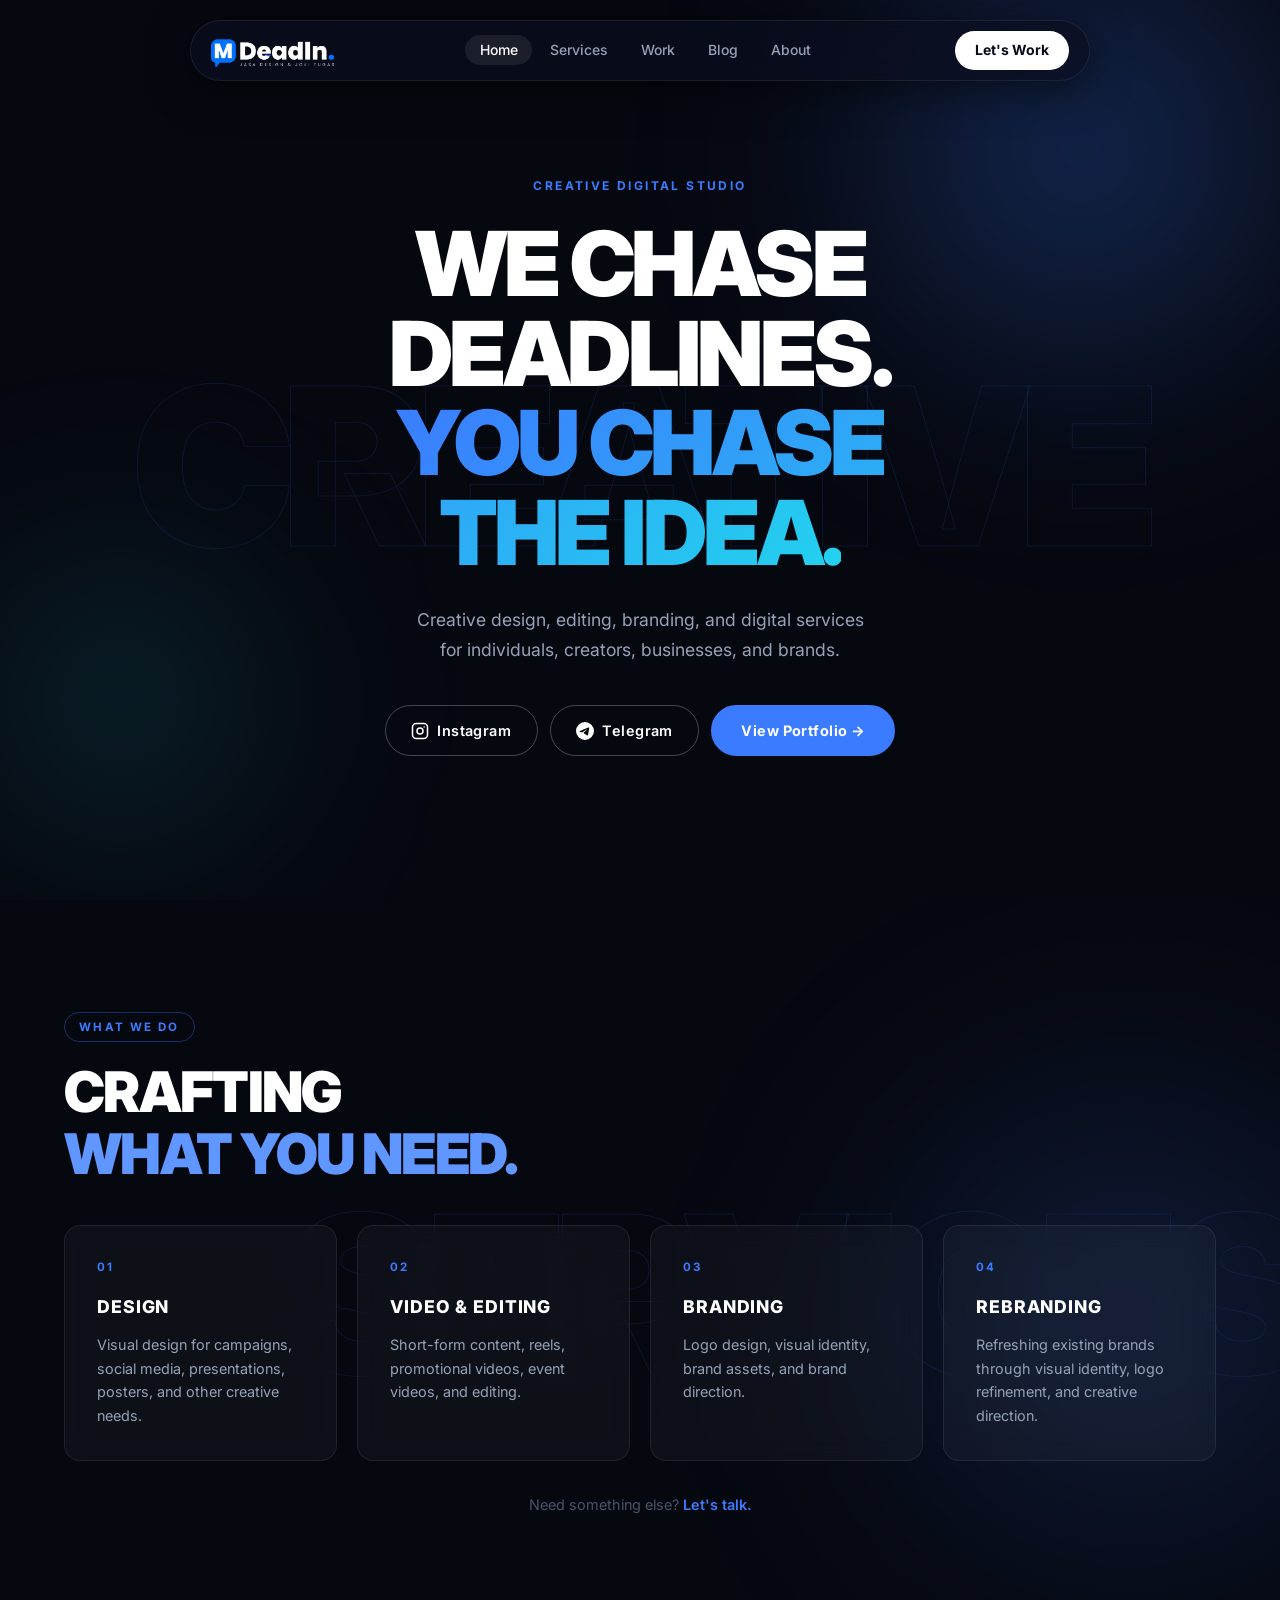
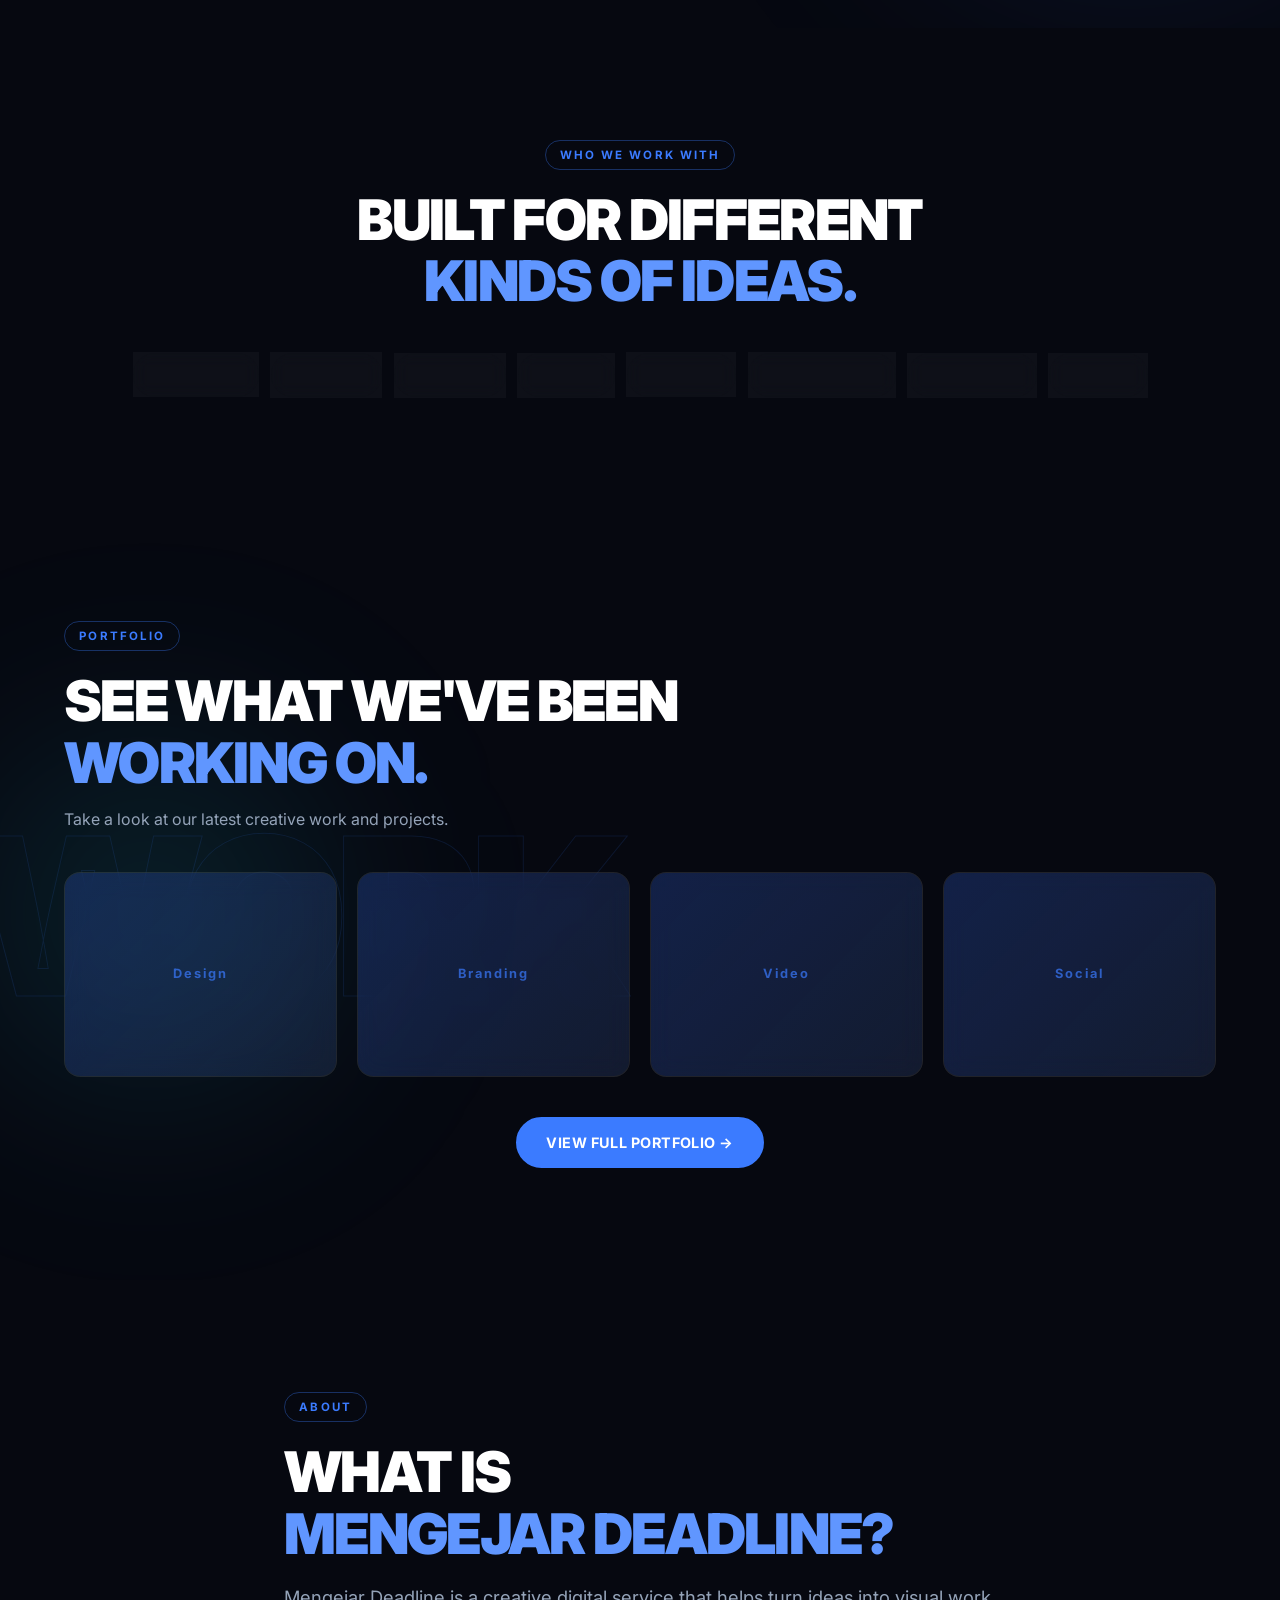
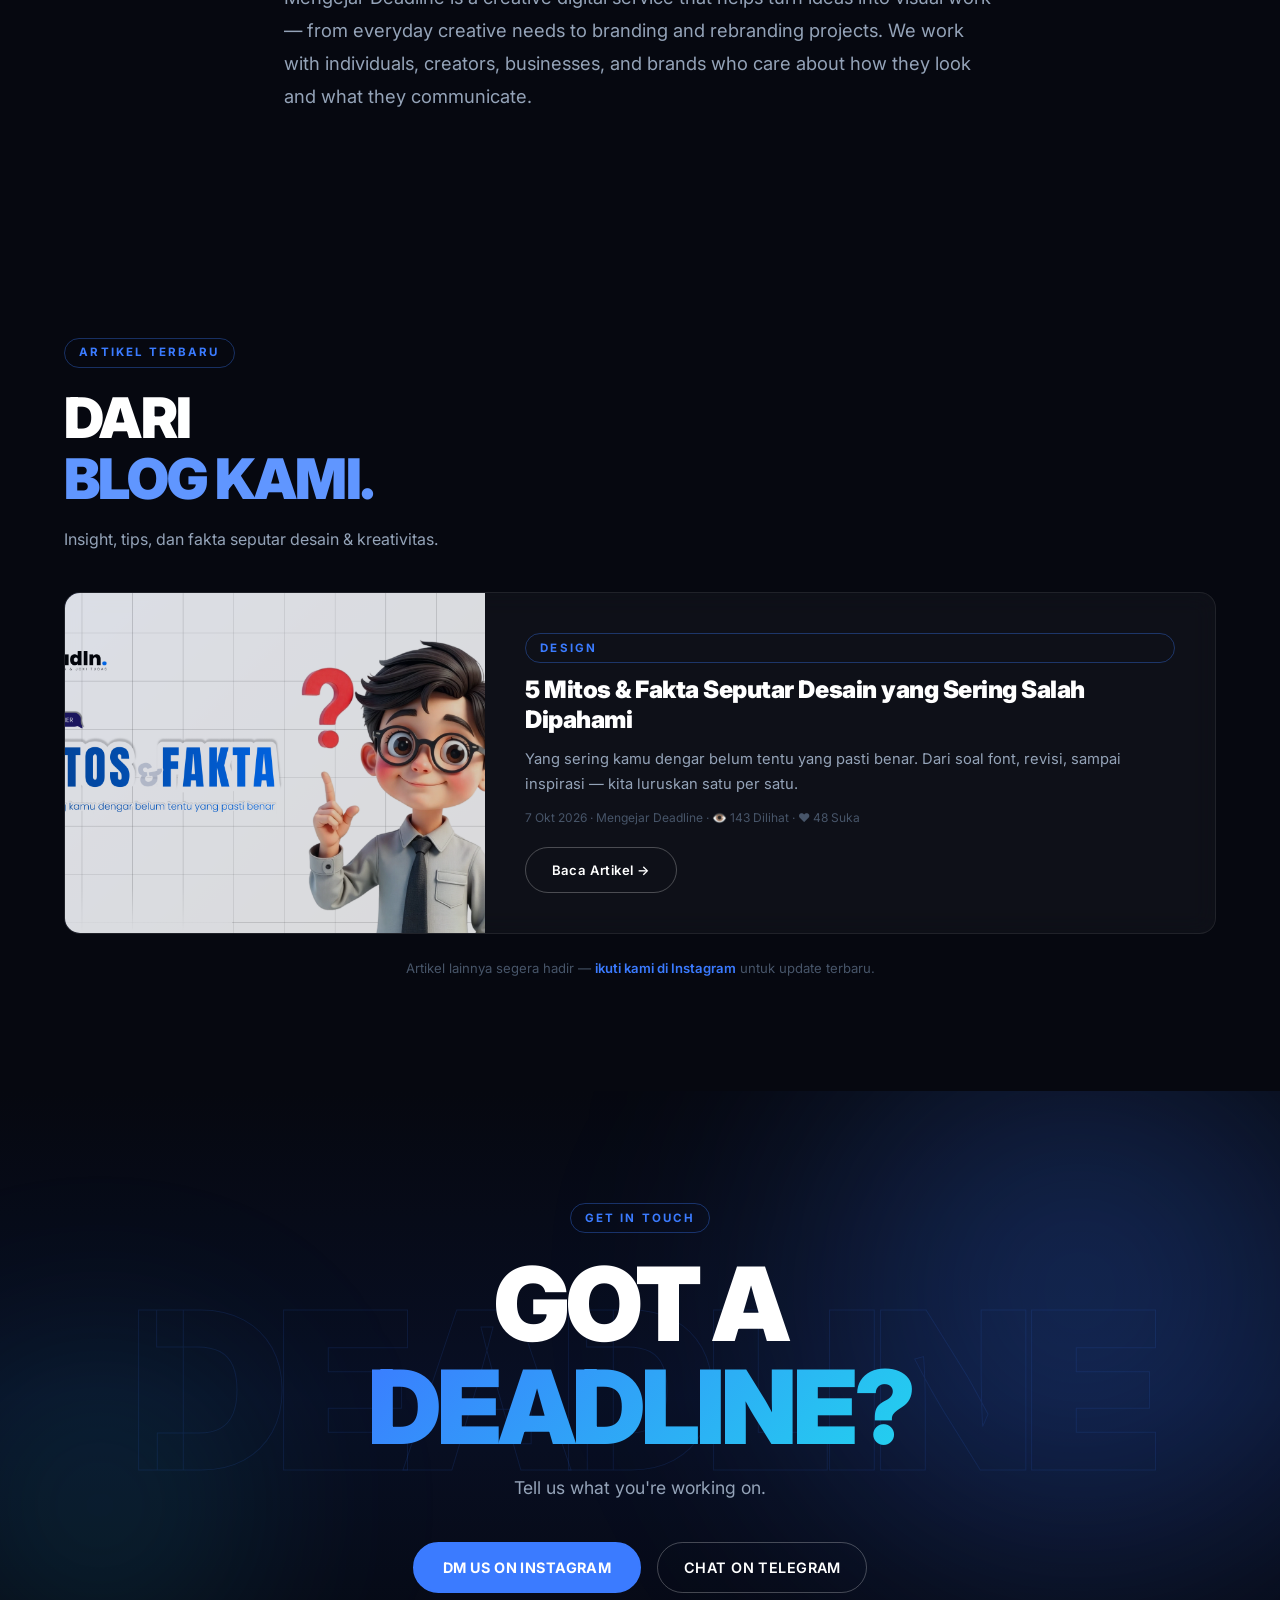
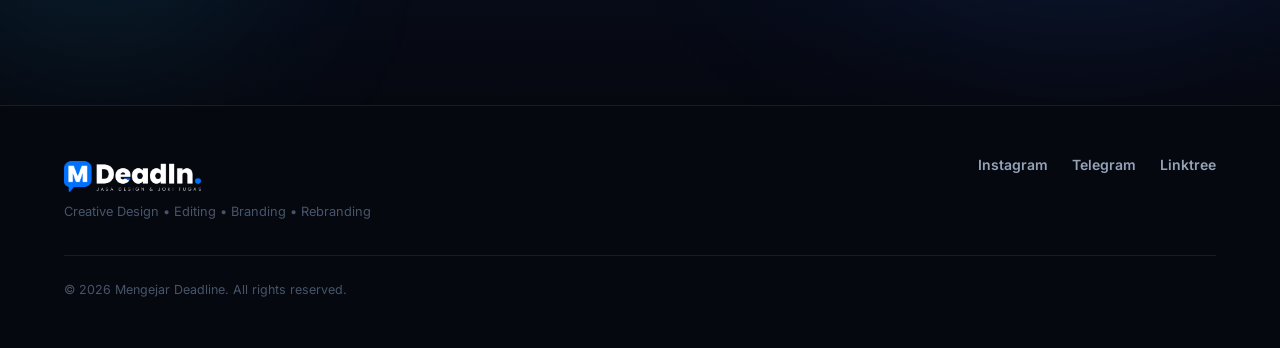
<file: index.html>
<!DOCTYPE html>
<html lang="en">
<head>
  <meta charset="UTF-8" />
  <meta http-equiv="X-UA-Compatible" content="IE=edge" />
  <meta name="viewport" content="width=device-width, initial-scale=1.0" />
  <title>Mengejar Deadline — Creative Design &amp; Digital Services</title>
  <meta name="description" content="Creative design, editing, branding, and rebranding services for individuals, creators, businesses, and brands." />
  <meta property="og:title" content="Mengejar Deadline — Creative Design &amp; Digital Services" />
  <meta property="og:description" content="Creative design, editing, branding, and rebranding services for individuals, creators, businesses, and brands." />
  <meta property="og:type" content="website" />
  <meta property="og:url" content="https://mengejar-deadline.example.com/" />
  <link rel="preconnect" href="https://fonts.googleapis.com" />
  <link rel="preconnect" href="https://fonts.gstatic.com" crossorigin />
  <link href="https://fonts.googleapis.com/css2?family=Inter:wght@400;500;600;700;800;900&display=swap" rel="stylesheet" />
  <link rel="stylesheet" href="style.css" />
</head>
<body>

  <!-- ═══════════ NAVBAR ═══════════ -->
  <div class="nav-wrapper">
    <header class="nav-pill">
      <a href="#" class="logo">
        <img src="assets/logo.png" alt="Mengejar Deadline" onerror="this.style.display='none';this.nextElementSibling.style.display='block'" />
        <span class="logo-text" style="display:none">MD</span>
      </a>
      <nav>
        <ul class="nav-links">
          <li><a href="#hero">Home</a></li>
          <li><a href="#services">Services</a></li>
          <li><a href="#work">Work</a></li>
          <li><a href="blog.html">Blog</a></li>
          <li><a href="#about">About</a></li>
        </ul>
      </nav>
      <a href="#cta" class="btn-pill">Let's Work</a>
      <button class="nav-toggle" aria-label="Open menu">&#9776;</button>
    </header>
  </div>

  <!-- Mobile nav drawer -->
  <div class="mobile-nav" id="mobileNav">
    <ul>
      <li><a href="#hero">Home</a></li>
      <li><a href="#services">Services</a></li>
      <li><a href="#work">Work</a></li>
      <li><a href="blog.html">Blog</a></li>
      <li><a href="#about">About</a></li>
      <li><a href="#cta" class="btn-pill">Let's Work</a></li>
    </ul>
  </div>

  <!-- ═══════════ HERO ═══════════ -->
  <section id="hero" class="hero">
    <!-- Ambient orbs -->
    <div class="orb orb-1"></div>
    <div class="orb orb-2"></div>
    <!-- Giant ghost text -->
    <span class="ghost-text">CREATIVE</span>
    <div class="hero-content">
      <p class="hero-eyebrow">Creative Digital Studio</p>
      <h1>WE CHASE<br/>DEADLINES.<br/><span class="accent">YOU CHASE<br/>THE IDEA.</span></h1>
      <p class="hero-sub">Creative design, editing, branding, and digital services<br/>for individuals, creators, businesses, and brands.</p>
      <div class="hero-cta">
        <a href="https://instagram.com/mengejar.deadlines" class="btn-outline" target="_blank" rel="noopener">
          <svg width="18" height="18" viewBox="0 0 24 24" fill="none" stroke="currentColor" stroke-width="2"><rect x="2" y="2" width="20" height="20" rx="5" ry="5"/><circle cx="12" cy="12" r="4"/><circle cx="17.5" cy="6.5" r="1" fill="currentColor" stroke="none"/></svg>
          Instagram
        </a>
        <a href="https://t.me/deadlinerrs" class="btn-outline" target="_blank" rel="noopener">
          <svg width="18" height="18" viewBox="0 0 24 24" fill="currentColor"><path d="M11.944 0A12 12 0 0 0 0 12a12 12 0 0 0 12 12 12 12 0 0 0 12-12A12 12 0 0 0 12 0a12 12 0 0 0-.056 0zm4.962 7.224c.1-.002.321.023.465.14a.506.506 0 0 1 .171.325c.016.093.036.306.02.472-.18 1.898-.96 6.502-1.36 8.627-.168.9-.499 1.201-.82 1.23-.696.065-1.225-.46-1.9-.902-1.056-.693-1.653-1.124-2.678-1.8-1.185-.78-.417-1.21.258-1.91.177-.184 3.247-2.977 3.307-3.23.007-.032.014-.15-.056-.212s-.174-.041-.249-.024c-.106.024-1.793 1.14-5.061 3.345-.48.33-.913.49-1.302.48-.428-.008-1.252-.241-1.865-.44-.752-.245-1.349-.374-1.297-.789.027-.216.325-.437.893-.663 3.498-1.524 5.83-2.529 6.998-3.014 3.332-1.386 4.025-1.627 4.476-1.635z"/></svg>
          Telegram
        </a>
        <a href="https://www.figma.com/proto/dV759q25PqLnqK5tZlopbd/MENGEJAR-DEADLINE-PORTO?node-id=11-34&t=pXFnpqtuHausBeCY-1&scaling=min-zoom&content-scaling=fixed&page-id=0%3A1" class="btn-primary" target="_blank" rel="noopener">View Portfolio →</a>
      </div>
    </div>
  </section>

  <!-- ═══════════ SERVICES ═══════════ -->
  <section id="services" class="section-block services-section">
    <div class="orb orb-3"></div>
    <span class="ghost-text ghost-right">SERVICES</span>
    <div class="container">
      <p class="label-tag">What We Do</p>
      <h2 class="section-title">CRAFTING<br/><span class="accent">WHAT YOU NEED.</span></h2>
      <div class="service-grid">
        <div class="glass-card service-card">
          <span class="service-num">01</span>
          <h3>DESIGN</h3>
          <p>Visual design for campaigns, social media, presentations, posters, and other creative needs.</p>
        </div>
        <div class="glass-card service-card">
          <span class="service-num">02</span>
          <h3>VIDEO &amp; EDITING</h3>
          <p>Short-form content, reels, promotional videos, event videos, and editing.</p>
        </div>
        <div class="glass-card service-card">
          <span class="service-num">03</span>
          <h3>BRANDING</h3>
          <p>Logo design, visual identity, brand assets, and brand direction.</p>
        </div>
        <div class="glass-card service-card">
          <span class="service-num">04</span>
          <h3>REBRANDING</h3>
          <p>Refreshing existing brands through visual identity, logo refinement, and creative direction.</p>
        </div>
      </div>
      <p class="service-note">Need something else? <a href="https://t.me/deadlinerrs" target="_blank">Let's talk.</a></p>
    </div>
  </section>

  <!-- ═══════════ AUDIENCE ═══════════ -->
  <section id="audience" class="section-block audience-section">
    <div class="container">
      <p class="label-tag">Who We Work With</p>
      <h2 class="section-title">BUILT FOR DIFFERENT<br/><span class="accent">KINDS OF IDEAS.</span></h2>
      <ul class="audience-pills">
        <li>Individuals</li>
        <li>Creators</li>
        <li>Students</li>
        <li>UMKM</li>
        <li>Startups</li>
        <li>Organizations</li>
        <li>Companies</li>
        <li>Brands</li>
      </ul>
    </div>
  </section>

  <!-- ═══════════ WORK ═══════════ -->
  <section id="work" class="section-block work-section">
    <div class="orb orb-4"></div>
    <span class="ghost-text ghost-left">WORK</span>
    <div class="container">
      <p class="label-tag">Portfolio</p>
      <h2 class="section-title">SEE WHAT WE'VE BEEN<br/><span class="accent">WORKING ON.</span></h2>
      <p class="section-sub">Take a look at our latest creative work and projects.</p>
      <div class="portfolio-grid">
        <div class="glass-card portfolio-card">
          <div class="port-placeholder"><span>Design</span></div>
        </div>
        <div class="glass-card portfolio-card">
          <div class="port-placeholder"><span>Branding</span></div>
        </div>
        <div class="glass-card portfolio-card">
          <div class="port-placeholder"><span>Video</span></div>
        </div>
        <div class="glass-card portfolio-card">
          <div class="port-placeholder"><span>Social</span></div>
        </div>
      </div>
      <div style="text-align:center;margin-top:2.5rem;">
        <a href="https://www.figma.com/proto/dV759q25PqLnqK5tZlopbd/MENGEJAR-DEADLINE-PORTO?node-id=11-34&t=pXFnpqtuHausBeCY-1&scaling=min-zoom&content-scaling=fixed&page-id=0%3A1" class="btn-primary" target="_blank" rel="noopener">VIEW FULL PORTFOLIO →</a>
      </div>
    </div>
  </section>

  <!-- ═══════════ ABOUT ═══════════ -->
  <section id="about" class="section-block about-section">
    <div class="container about-inner">
      <p class="label-tag">About</p>
      <h2 class="section-title">WHAT IS<br/><span class="accent">MENGEJAR DEADLINE?</span></h2>
      <p class="about-body">Mengejar Deadline is a creative digital service that helps turn ideas into visual work — from everyday creative needs to branding and rebranding projects. We work with individuals, creators, businesses, and brands who care about how they look and what they communicate.</p>
    </div>
  </section>

  <!-- ═══════════ BLOG PREVIEW ═══════════ -->
  <section id="blog-preview" class="section-block blog-section">
    <div class="container">
      <p class="label-tag">Artikel Terbaru</p>
      <h2 class="section-title">DARI<br/><span class="accent">BLOG KAMI.</span></h2>
      <p class="section-sub">Insight, tips, dan fakta seputar desain & kreativitas.</p>
      <div class="blog-grid">
        <!-- Injected by script.js -->
      </div>
      <p style="text-align:center;margin-top:1.5rem;font-size:0.82rem;color:var(--gray-3);">
        Artikel lainnya segera hadir — <a href="https://instagram.com/mengejar.deadlines" target="_blank" style="color:var(--blue);font-weight:600;">ikuti kami di Instagram</a> untuk update terbaru.
      </p>
      </div>
    </div>
  </section>

  <!-- ═══════════ FINAL CTA ═══════════ -->
  <section id="cta" class="section-block cta-section">
    <div class="orb orb-5"></div>
    <div class="orb orb-6"></div>
    <span class="ghost-text ghost-center">DEADLINE</span>
    <div class="container cta-inner">
      <p class="label-tag">Get In Touch</p>
      <h2 class="cta-title">GOT A<br/><span class="accent">DEADLINE?</span></h2>
      <p class="cta-sub">Tell us what you're working on.</p>
      <div class="cta-buttons">
        <a href="https://instagram.com/mengejar.deadlines" class="btn-primary" target="_blank" rel="noopener">DM US ON INSTAGRAM</a>
        <a href="https://t.me/deadlinerrs" class="btn-outline" target="_blank" rel="noopener">CHAT ON TELEGRAM</a>
      </div>
    </div>
  </section>

  <!-- ═══════════ FOOTER ═══════════ -->
  <footer class="footer">
    <div class="container footer-inner">
      <div class="footer-top">
        <div class="footer-brand">
          <img src="assets/logo.png" alt="Mengejar Deadline" style="height:40px;" onerror="this.style.display='none'" />
          <p>Creative Design • Editing • Branding • Rebranding</p>
        </div>
        <div class="footer-links">
          <a href="https://instagram.com/mengejar.deadlines" target="_blank" rel="noopener">Instagram</a>
          <a href="https://t.me/deadlinerrs" target="_blank" rel="noopener">Telegram</a>
          <a href="https://linktr.ee/mengejar.deadlines" target="_blank" rel="noopener">Linktree</a>
        </div>
      </div>
      <div class="footer-bottom">
        <span>© 2026 Mengejar Deadline. All rights reserved.</span>
      </div>
    </div>
  </footer>

  <script src="script.js"></script>
</body>
</html>
</file>
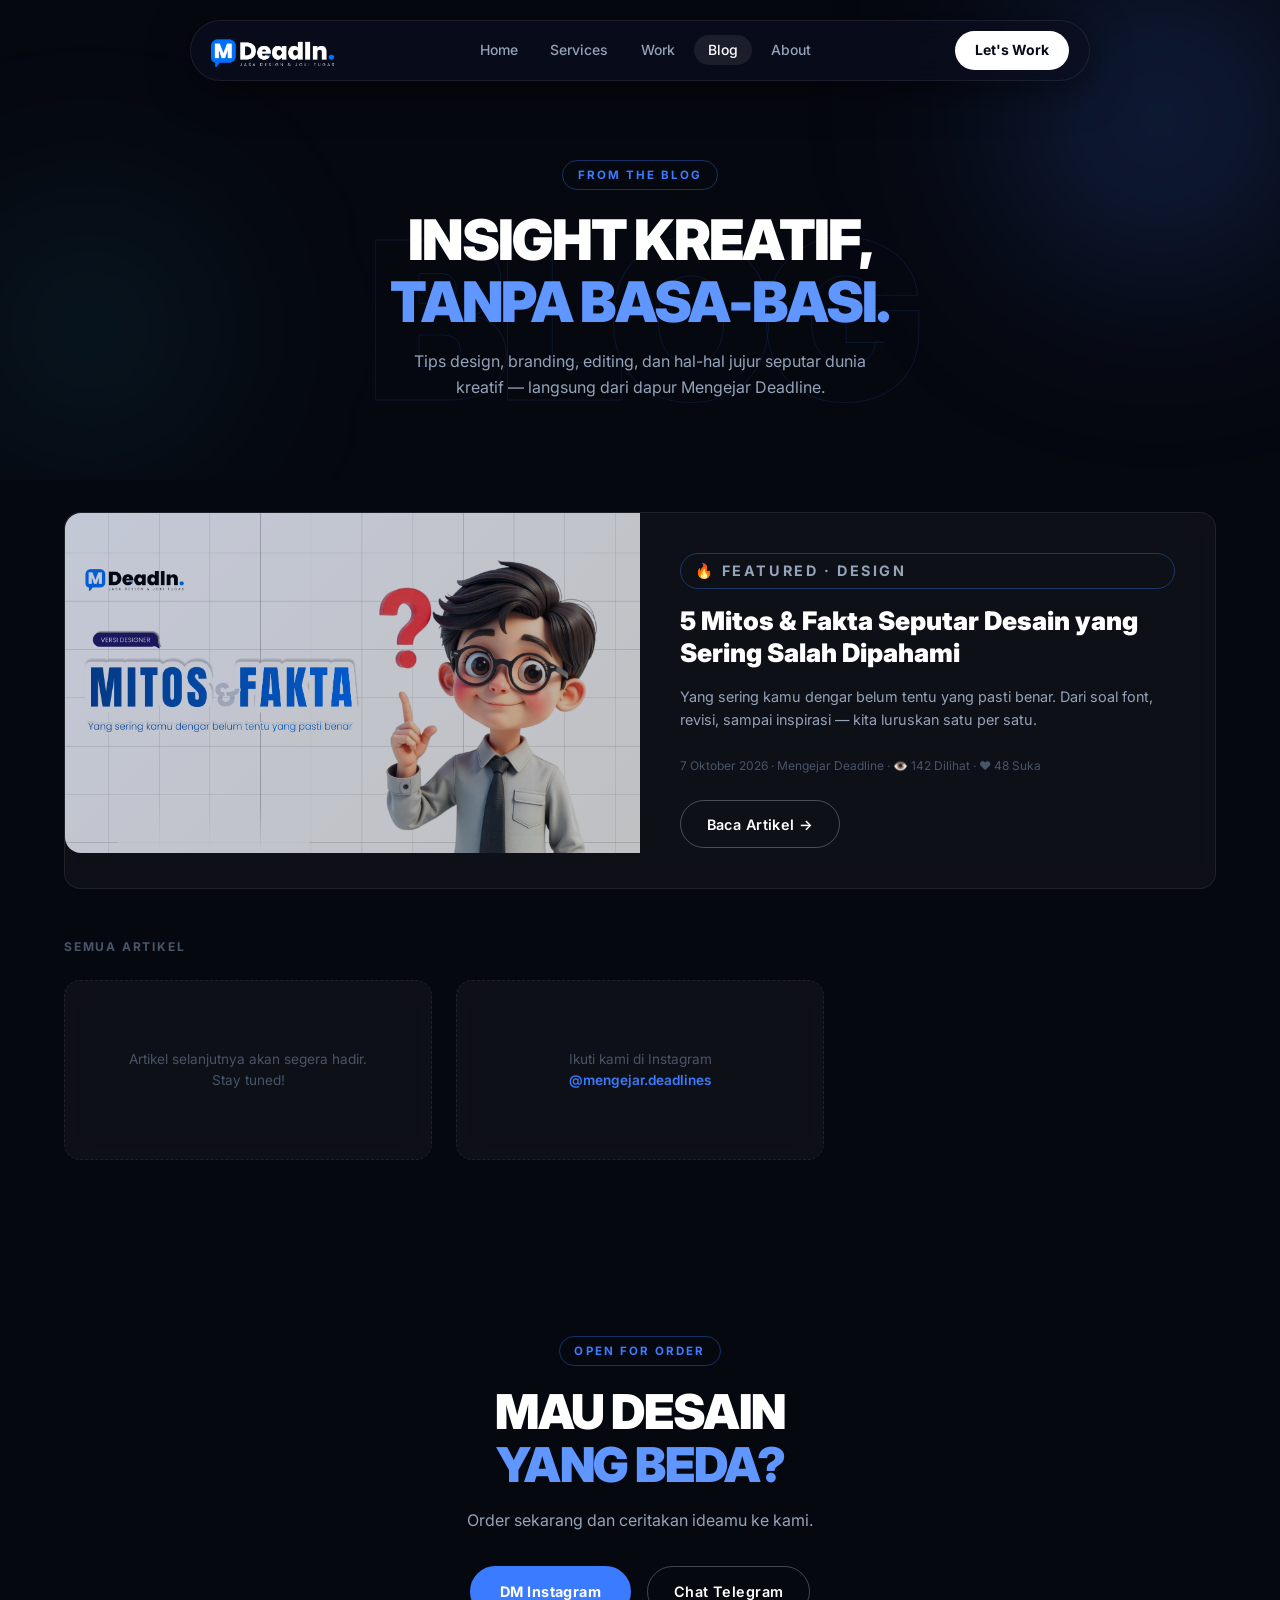
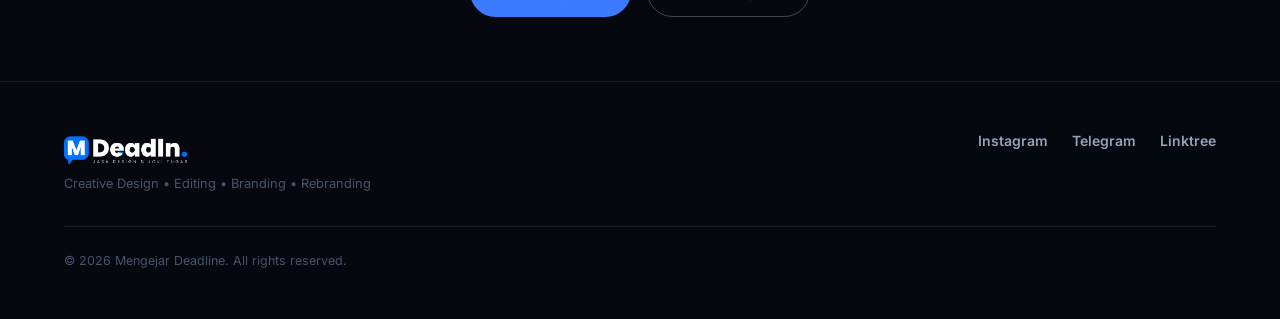
<file: blog.html>
<!DOCTYPE html>
<html lang="id">
<head>
  <meta charset="UTF-8" />
  <meta name="viewport" content="width=device-width, initial-scale=1.0" />
  <title>Blog — Mengejar Deadline | Tips Design, Branding & Kreatif</title>
  <meta name="description" content="Baca artikel seputar design, branding, video editing, dan dunia kreatif dari Mengejar Deadline. Insight jujur untuk kamu yang mau tampil lebih profesional." />
  <meta property="og:title" content="Blog — Mengejar Deadline" />
  <meta property="og:description" content="Tips design, branding, editing, dan insight kreatif dari Mengejar Deadline." />
  <meta property="og:type" content="website" />
  <link rel="preconnect" href="https://fonts.googleapis.com" />
  <link rel="preconnect" href="https://fonts.gstatic.com" crossorigin />
  <link href="https://fonts.googleapis.com/css2?family=Inter:wght@400;500;600;700;800;900&display=swap" rel="stylesheet" />
  <link rel="stylesheet" href="style.css" />
  <style>
    /* Blog-specific overrides */
    .blog-hero {
      padding: 10rem 1.5rem 5rem;
      text-align: center;
      position: relative;
      overflow: hidden;
    }
    .blog-hero .orb-1 { top: -80px; right: -80px; width: 400px; height: 400px; }
    .blog-hero .orb-2 { bottom: 0; left: -60px; width: 300px; height: 300px; }

    .blog-index-grid {
      display: grid;
      grid-template-columns: repeat(auto-fill, minmax(320px, 1fr));
      gap: 1.5rem;
    }

    .blog-index-card {
      display: block;
      cursor: pointer;
      text-decoration: none;
    }
    .blog-index-card .blog-card-img {
      height: 200px;
      width: 100%;
      object-fit: cover;
      background: linear-gradient(135deg, rgba(26,58,143,0.6), rgba(6,8,16,1));
      position: relative;
      overflow: hidden;
    }
    .blog-index-card .blog-card-img img {
      width: 100%; height: 100%; object-fit: cover; opacity: 0.75;
    }
    .blog-index-card .card-cat-badge {
      position: absolute;
      top: 1rem; left: 1rem;
      font-size: 0.65rem;
      font-weight: 700;
      letter-spacing: 0.15em;
      text-transform: uppercase;
      color: #fff;
      background: var(--blue);
      padding: 0.25rem 0.7rem;
      border-radius: 999px;
    }
    .blog-index-card .blog-card-body {
      padding: 1.5rem;
    }
    .blog-index-card .blog-card-body h3 {
      font-size: 1.1rem;
      font-weight: 800;
      color: #fff;
      line-height: 1.3;
      margin-bottom: 0.6rem;
    }
    .blog-index-card .blog-card-body p {
      font-size: 0.85rem;
      color: var(--gray-2);
      line-height: 1.6;
      margin-bottom: 1rem;
    }
    .blog-index-card .blog-card-body .blog-meta {
      font-size: 0.75rem;
      color: var(--gray-3);
    }

    /* Featured post */
    .featured-post {
      display: grid;
      grid-template-columns: 1fr 1fr;
      gap: 0;
      margin-bottom: 3rem;
    }
    .featured-post .feat-img {
      height: 340px;
      background: linear-gradient(135deg, rgba(26,58,143,0.6), rgba(6,8,16,1));
      border-radius: 16px 0 0 16px;
      overflow: hidden;
    }
    .featured-post .feat-img img {
      width: 100%; height: 100%; object-fit: cover; opacity: 0.75;
    }
    .featured-post .feat-body {
      padding: 2.5rem;
      display: flex;
      flex-direction: column;
      justify-content: center;
    }
    .featured-post .feat-body .label-tag { margin-bottom: 1rem; }
    .featured-post .feat-body h2 {
      font-size: 1.6rem;
      font-weight: 900;
      color: #fff;
      line-height: 1.25;
      margin-bottom: 1rem;
    }
    .featured-post .feat-body p {
      font-size: 0.9rem;
      color: var(--gray-2);
      line-height: 1.65;
      margin-bottom: 1.5rem;
    }
    .featured-post .feat-body .blog-meta {
      font-size: 0.75rem;
      color: var(--gray-3);
      margin-bottom: 1.5rem;
    }

    @media (max-width: 768px) {
      .featured-post {
        grid-template-columns: 1fr;
      }
      .featured-post .feat-img {
        height: 220px;
        border-radius: 16px 16px 0 0;
      }
      .featured-post .feat-body { padding: 1.5rem; }
      .blog-index-grid { grid-template-columns: 1fr; }
    }
  </style>
</head>
<body>

  <!-- Navbar -->
  <div class="nav-wrapper">
    <header class="nav-pill">
      <a href="index.html" class="logo">
        <img src="assets/logo.png" alt="Mengejar Deadline" onerror="this.style.display='none';this.nextElementSibling.style.display='block'" />
        <span class="logo-text" style="display:none">MD</span>
      </a>
      <nav>
        <ul class="nav-links">
          <li><a href="index.html">Home</a></li>
          <li><a href="index.html#services">Services</a></li>
          <li><a href="index.html#work">Work</a></li>
          <li><a href="blog.html" class="active">Blog</a></li>
          <li><a href="index.html#about">About</a></li>
        </ul>
      </nav>
      <a href="index.html#cta" class="btn-pill">Let's Work</a>
      <button class="nav-toggle" onclick="document.getElementById('mobileNav').classList.toggle('open')" aria-label="Menu">&#9776;</button>
    </header>
  </div>

  <div class="mobile-nav" id="mobileNav">
    <ul>
      <li><a href="index.html">Home</a></li>
      <li><a href="index.html#services">Services</a></li>
      <li><a href="index.html#work">Work</a></li>
      <li><a href="blog.html">Blog</a></li>
      <li><a href="index.html#about">About</a></li>
      <li><a href="index.html#cta" class="btn-pill">Let's Work</a></li>
    </ul>
  </div>

  <!-- Blog Hero -->
  <section class="blog-hero">
    <div class="orb orb-1"></div>
    <div class="orb orb-2"></div>
    <span class="ghost-text ghost-center" style="top:30%;">BLOG</span>
    <div class="container" style="position:relative;z-index:2;">
      <p class="label-tag">From The Blog</p>
      <h1 class="section-title">INSIGHT KREATIF,<br/><span class="accent">TANPA BASA-BASI.</span></h1>
      <p style="color:var(--gray-2);max-width:500px;margin:0 auto;">
        Tips design, branding, editing, dan hal-hal jujur seputar dunia kreatif — langsung dari dapur Mengejar Deadline.
      </p>
    </div>
  </section>

  <!-- Blog Content -->
  <section class="section-block" style="padding-top:2rem;">
    <div class="container">

      <!-- Featured Post -->
      <a href="blog/mitos-fakta-design.html" class="glass-card featured-post" style="text-decoration:none;">
        <div class="feat-img">
          <img src="assets/blog-mitos-fakta.png" alt="5 Mitos & Fakta Seputar Desain" onerror="this.style.display='none'" />
        </div>
        <div class="feat-body">
          <p class="label-tag">🔥 Featured · Design</p>
          <h2>5 Mitos & Fakta Seputar Desain yang Sering Salah Dipahami</h2>
          <p>Yang sering kamu dengar belum tentu yang pasti benar. Dari soal font, revisi, sampai inspirasi — kita luruskan satu per satu.</p>
          <p class="blog-meta">7 Oktober 2026 · Mengejar Deadline · 👁️ <span id="featViews">142</span> Dilihat · ❤️ <span id="featLikes">48</span> Suka</p>
          <span class="btn-outline" style="width:fit-content;">Baca Artikel →</span>
        </div>
      </a>

      <!-- More Posts -->
      <h3 style="font-size:0.75rem;font-weight:700;letter-spacing:0.15em;color:var(--gray-3);text-transform:uppercase;margin-bottom:1.5rem;">SEMUA ARTIKEL</h3>
      <div class="blog-index-grid">
        <!-- Placeholder for future posts -->
        <div class="glass-card" style="padding:2rem;display:flex;align-items:center;justify-content:center;min-height:180px;border-style:dashed;">
          <p style="color:var(--gray-3);font-size:0.85rem;text-align:center;">Artikel selanjutnya akan segera hadir.<br/>Stay tuned!</p>
        </div>
        <div class="glass-card" style="padding:2rem;display:flex;align-items:center;justify-content:center;min-height:180px;border-style:dashed;">
          <p style="color:var(--gray-3);font-size:0.85rem;text-align:center;">Ikuti kami di Instagram<br/><a href="https://instagram.com/mengejar.deadlines" target="_blank" style="color:var(--blue);font-weight:600;">@mengejar.deadlines</a></p>
        </div>
      </div>
    </div>
  </section>

  <!-- Mini CTA -->
  <section class="section-block" style="padding:4rem 0;">
    <div class="container" style="text-align:center;">
      <p class="label-tag">Open for Order</p>
      <h2 class="section-title" style="font-size:clamp(1.75rem,4vw,3rem);">MAU DESAIN<br/><span class="accent">YANG BEDA?</span></h2>
      <p style="color:var(--gray-2);margin-bottom:2rem;">Order sekarang dan ceritakan ideamu ke kami.</p>
      <div style="display:flex;flex-wrap:wrap;gap:1rem;justify-content:center;">
        <a href="https://instagram.com/mengejar.deadlines" class="btn-primary" target="_blank">DM Instagram</a>
        <a href="https://t.me/deadlinerrs" class="btn-outline" target="_blank">Chat Telegram</a>
      </div>
    </div>
  </section>

  <!-- Footer -->
  <footer class="footer">
    <div class="container footer-inner">
      <div class="footer-top">
        <div class="footer-brand">
          <img src="assets/logo.png" alt="Mengejar Deadline" style="height:36px;" onerror="this.style.display='none'" />
          <p>Creative Design • Editing • Branding • Rebranding</p>
        </div>
        <div class="footer-links">
          <a href="https://instagram.com/mengejar.deadlines" target="_blank">Instagram</a>
          <a href="https://t.me/deadlinerrs" target="_blank">Telegram</a>
          <a href="https://linktr.ee/mengejar.deadlines" target="_blank">Linktree</a>
        </div>
      </div>
      <div class="footer-bottom">
        <span>© 2026 Mengejar Deadline. All rights reserved.</span>
      </div>
    </div>
  </footer>

  <script>
    document.addEventListener('DOMContentLoaded', function() {
      const slug = 'mitos-fakta-design';
      const views = parseInt(localStorage.getItem('md_blog_views_' + slug), 10) || 142;
      const likes = parseInt(localStorage.getItem('md_blog_likes_' + slug), 10) || 48;
      
      const vEl = document.getElementById('featViews');
      const lEl = document.getElementById('featLikes');
      if (vEl) vEl.textContent = views;
      if (lEl) lEl.textContent = likes;
    });
  </script>
</body>
</html>
</file>
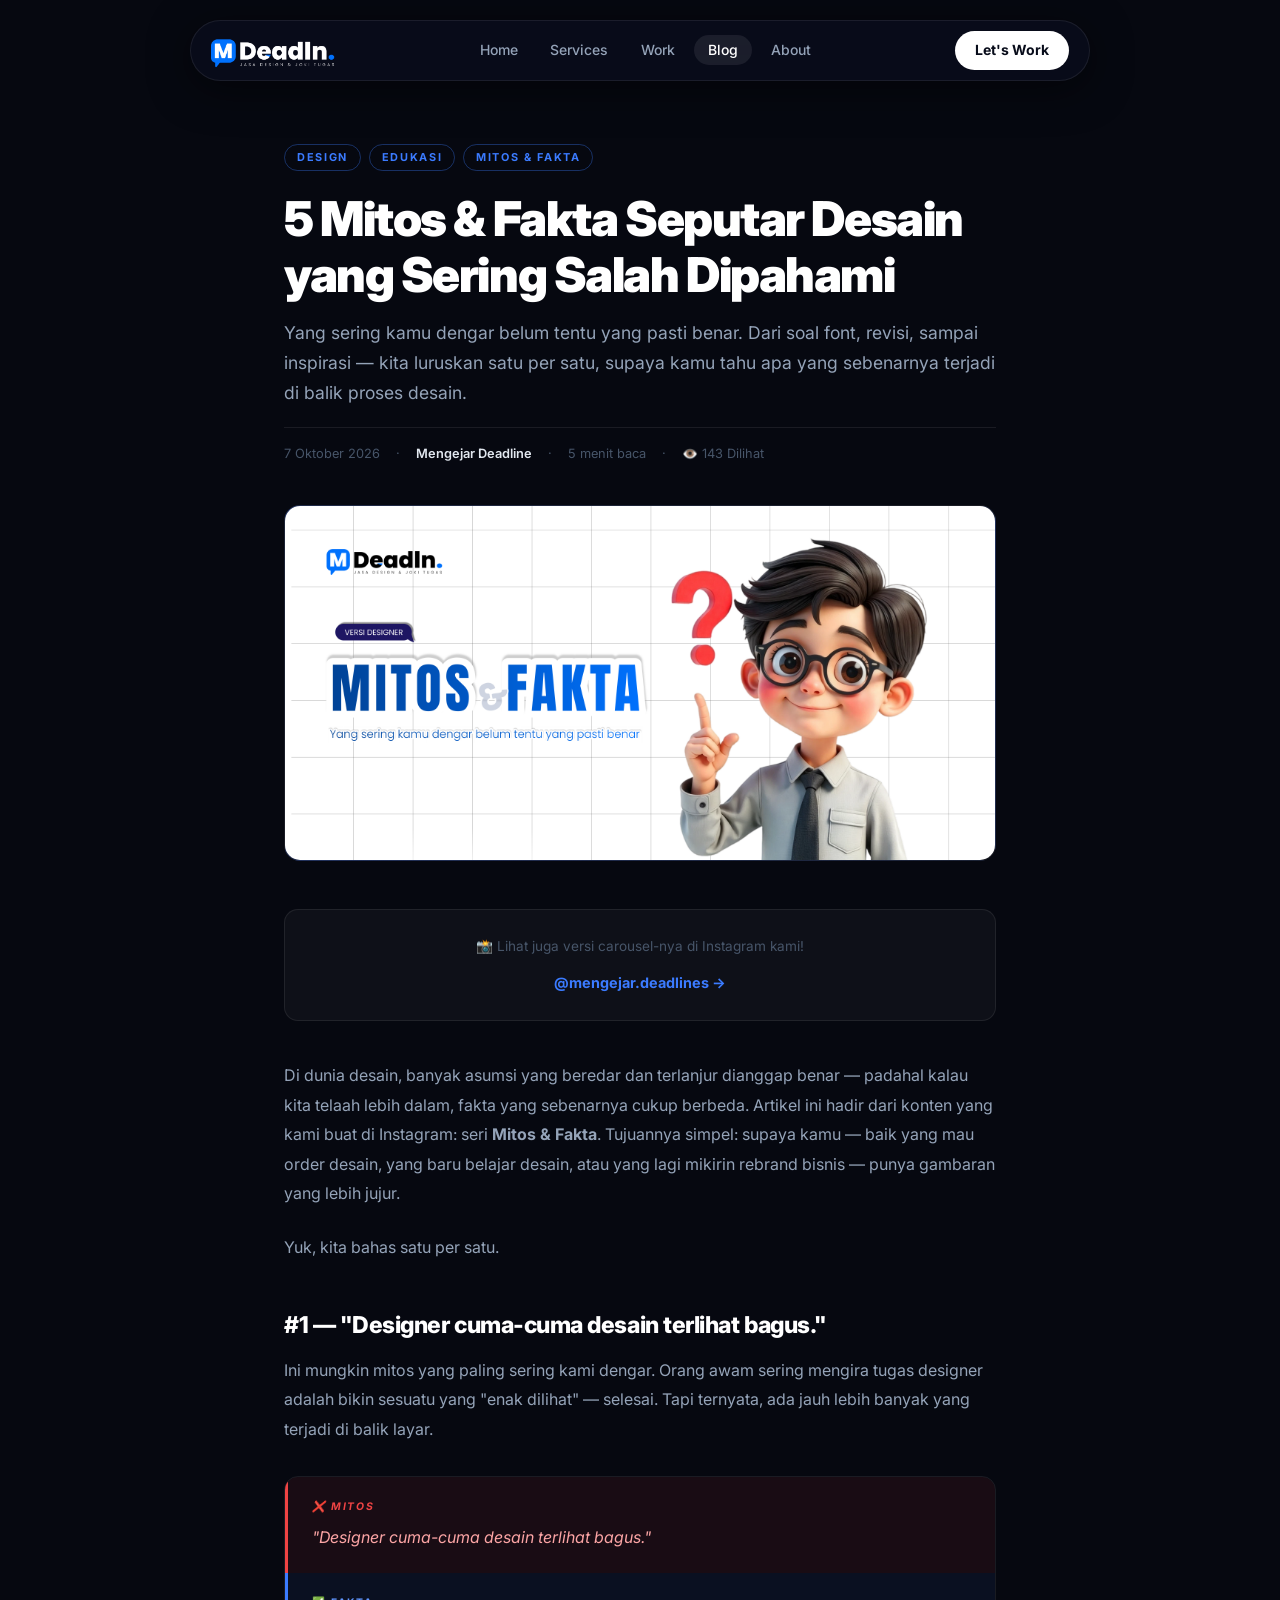
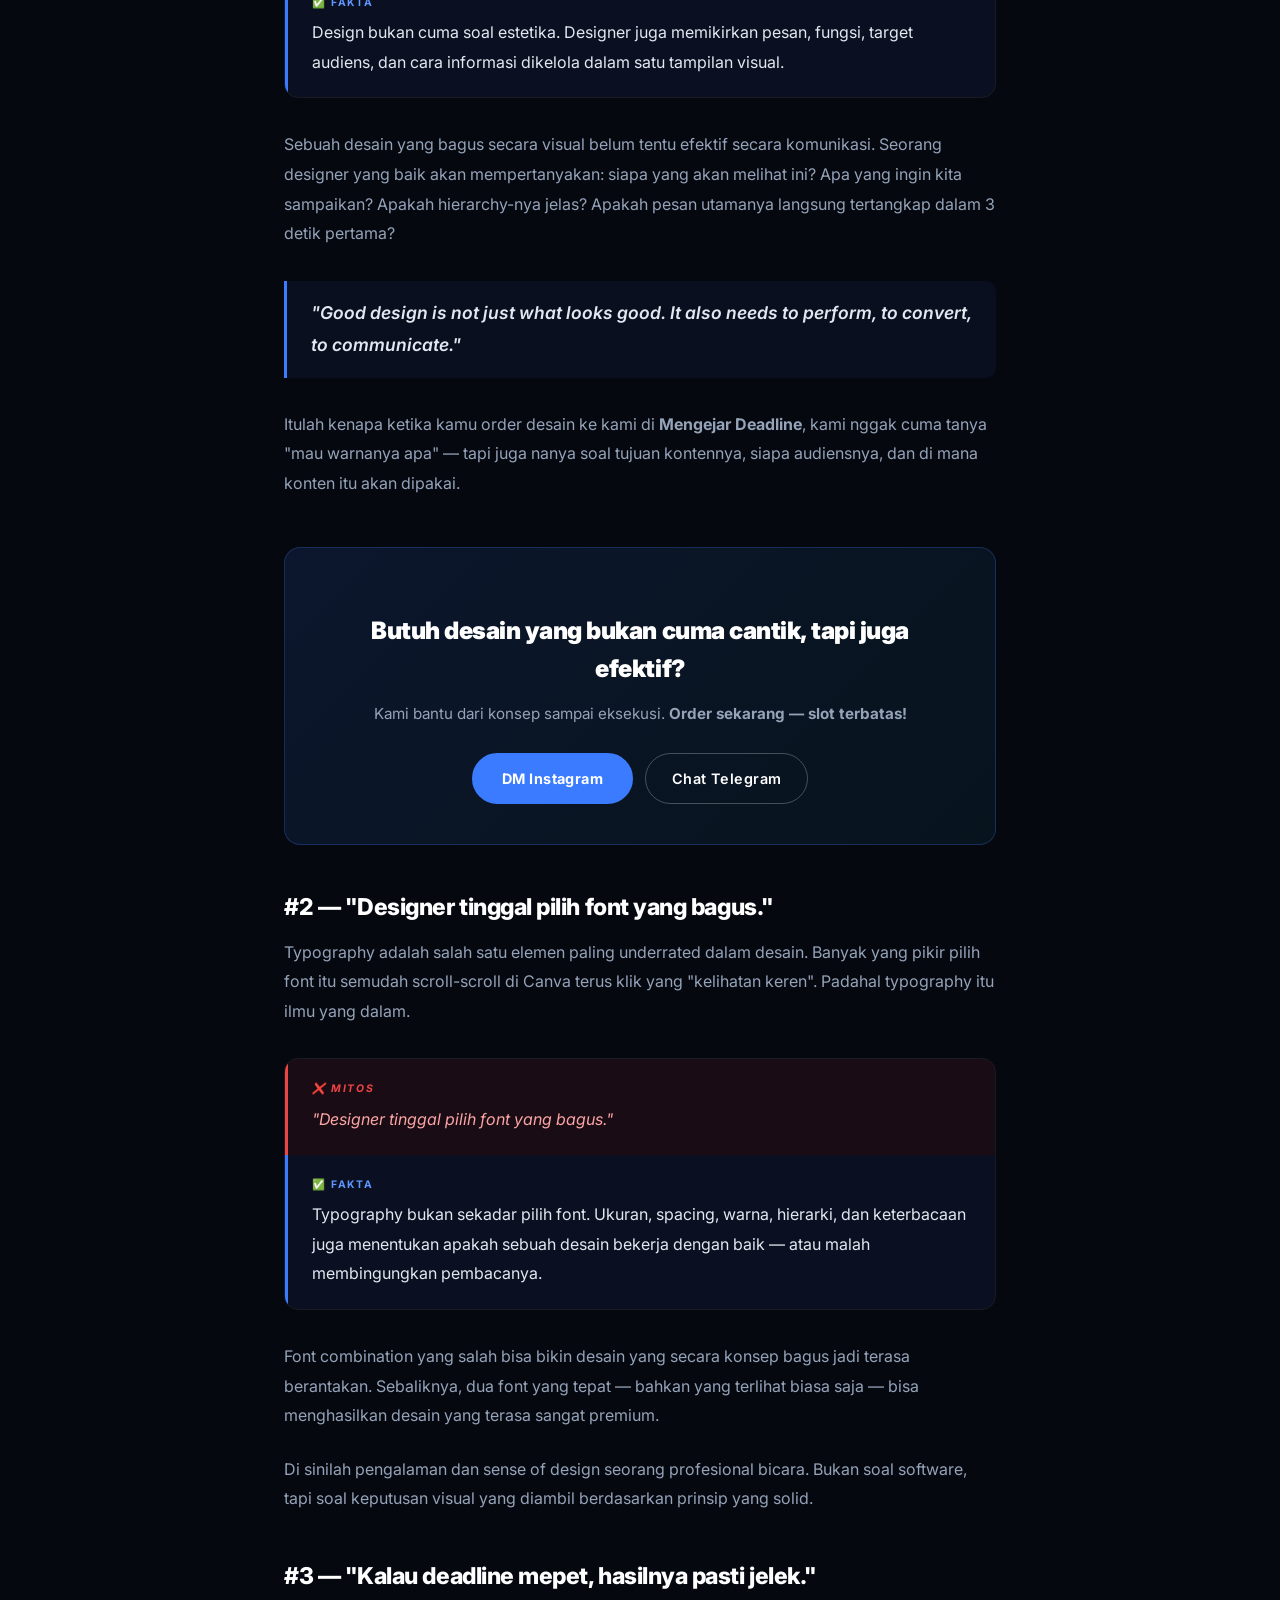
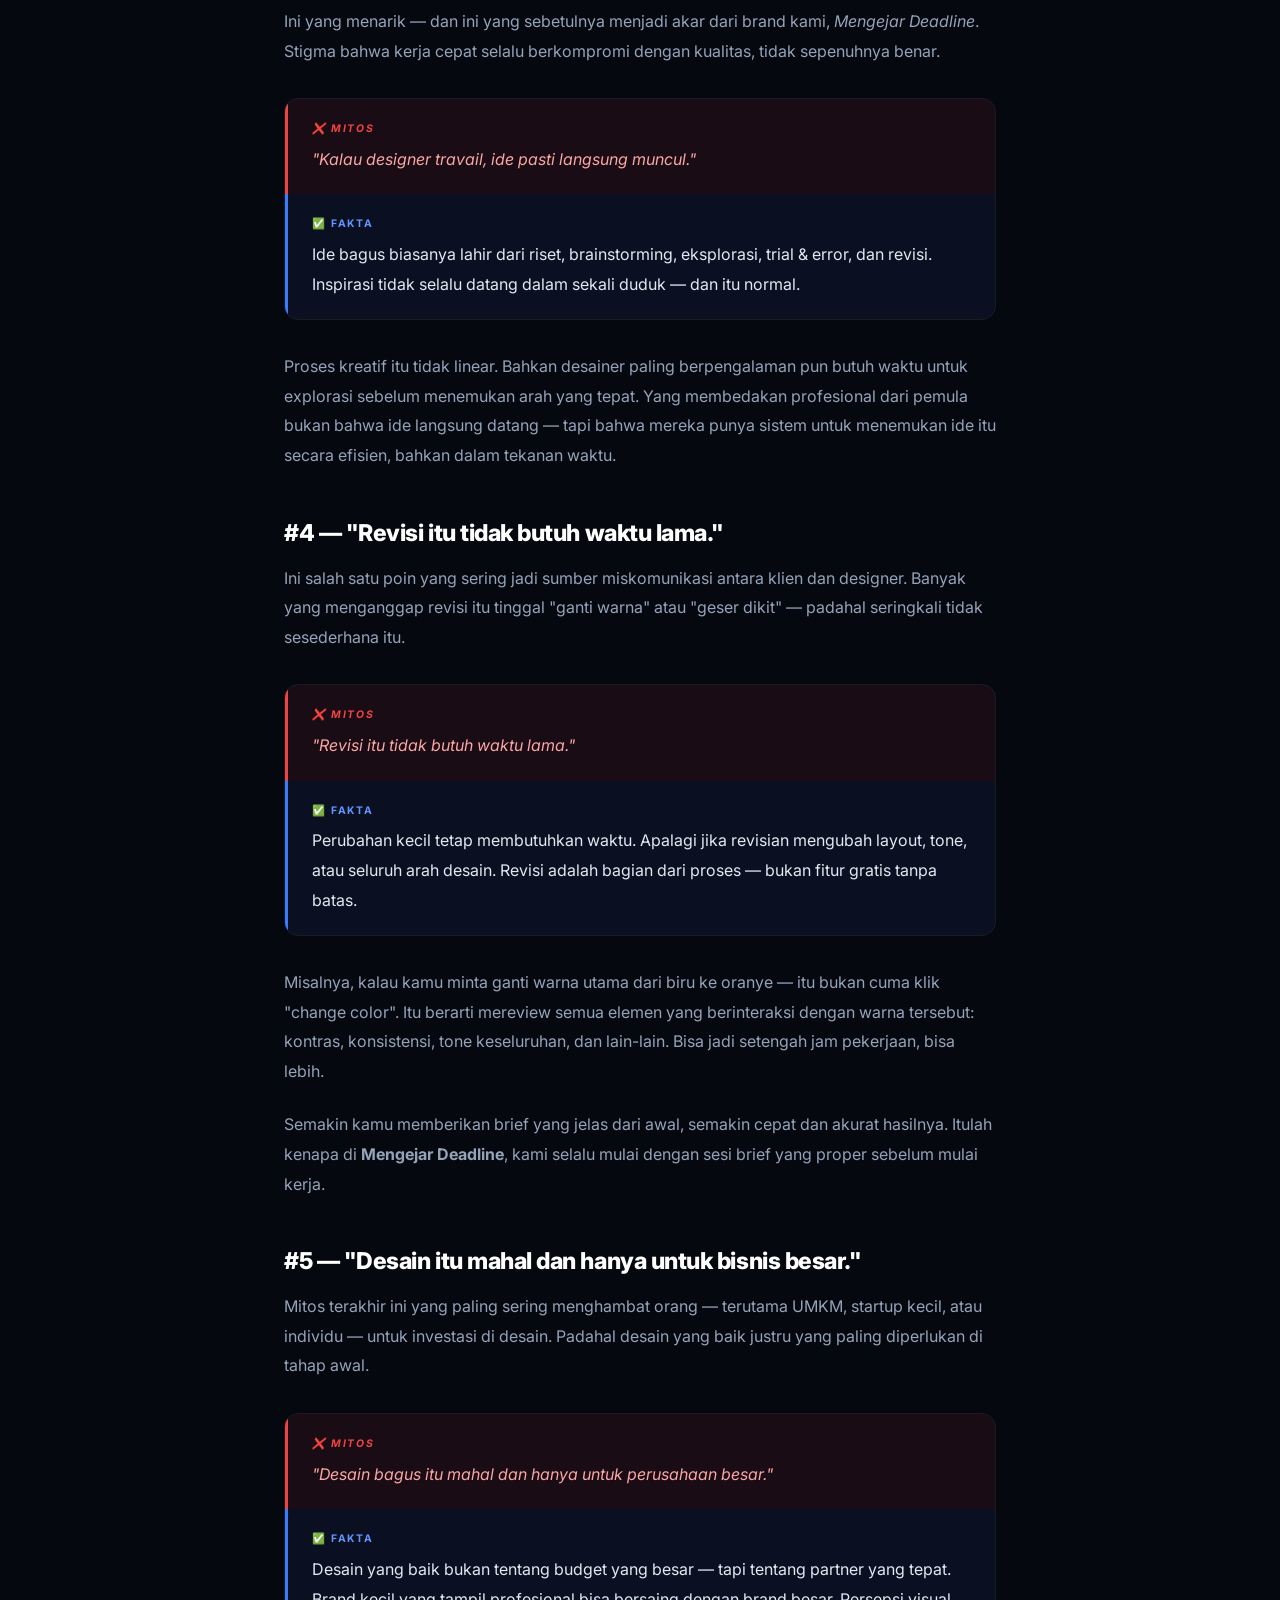
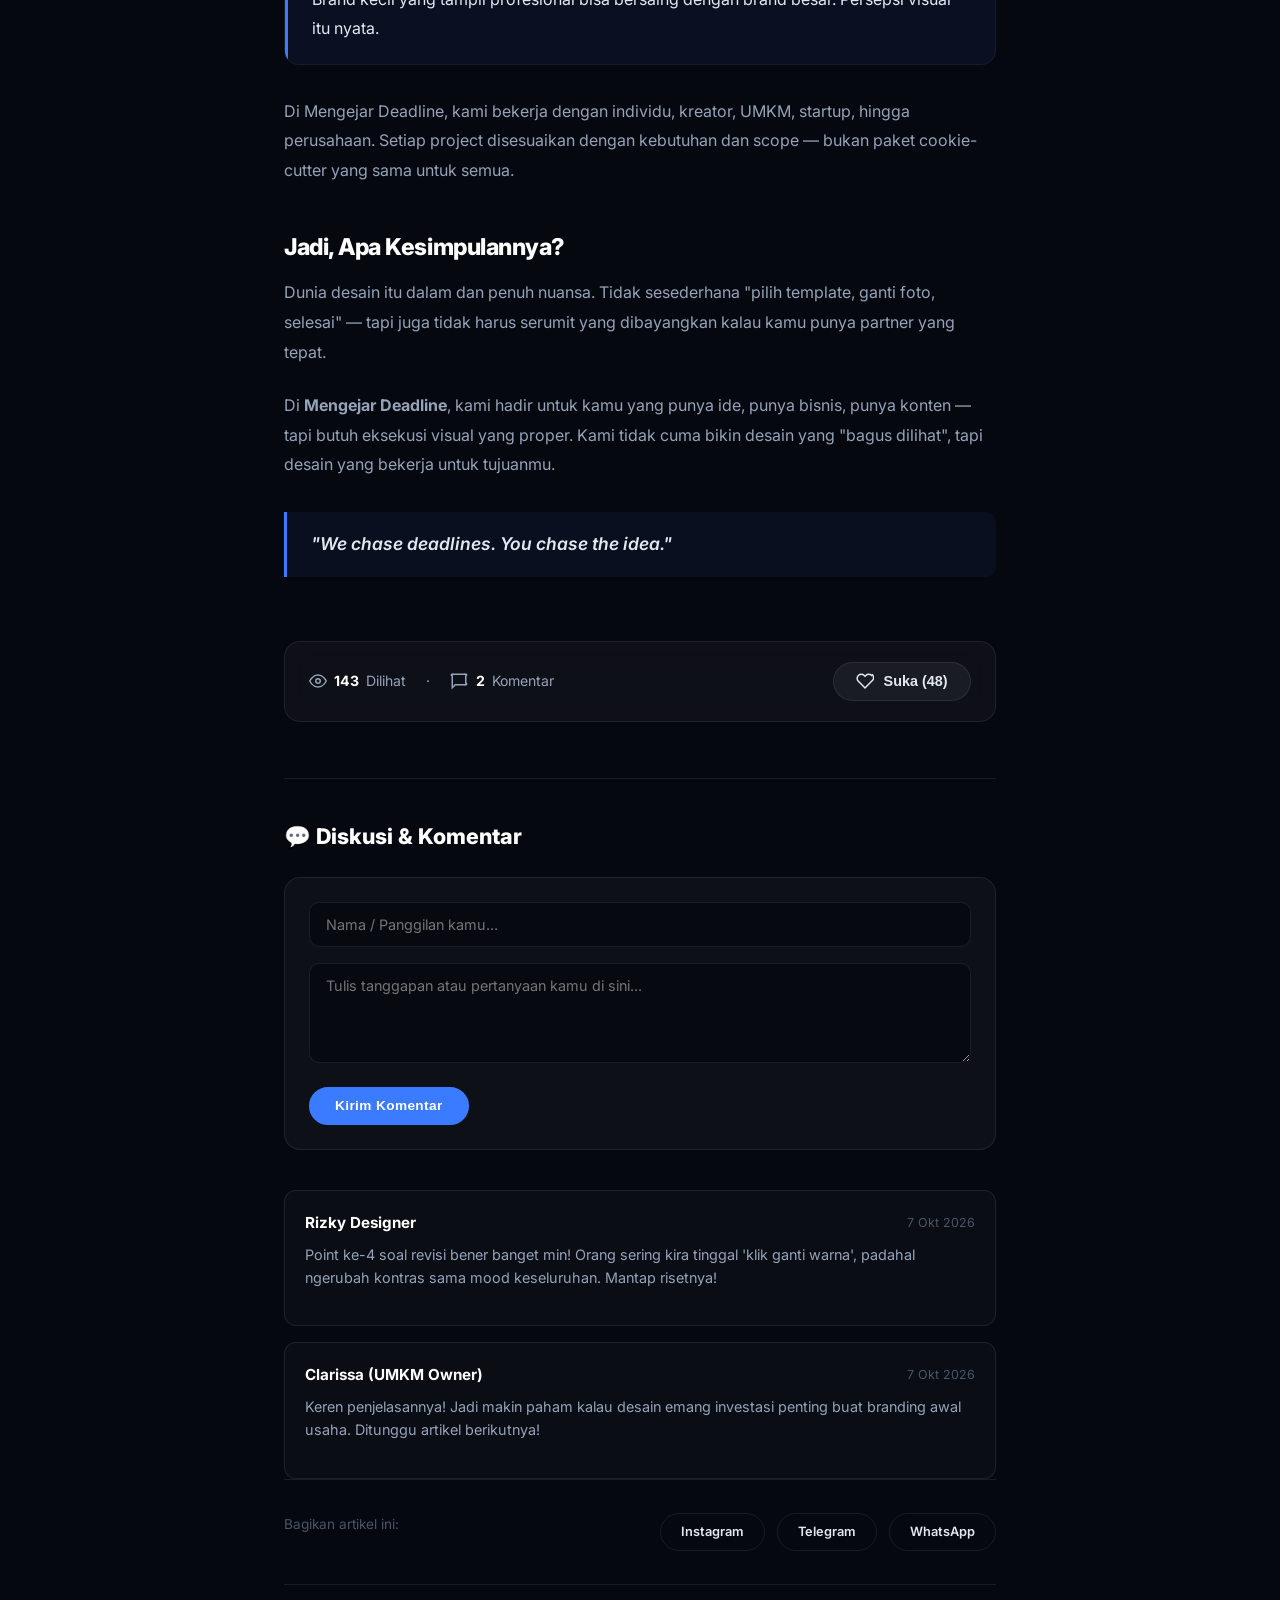
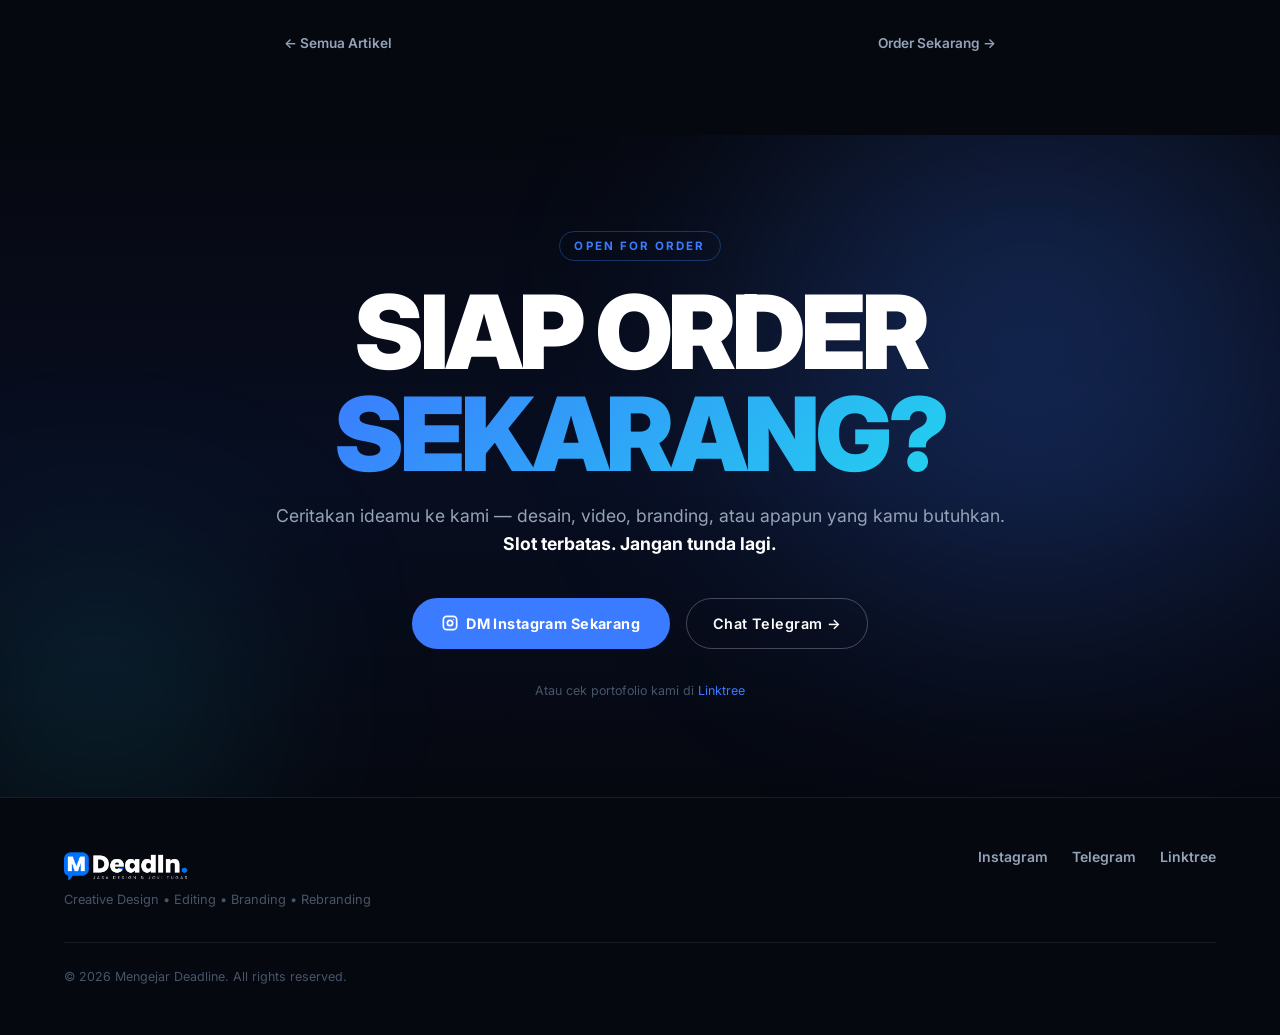
<file: blog/mitos-fakta-design.html>
<!DOCTYPE html>
<html lang="id">
<head>
  <meta charset="UTF-8" />
  <meta name="viewport" content="width=device-width, initial-scale=1.0" />

  <!-- SEO -->
  <title>5 Mitos & Fakta Seputar Desain yang Sering Salah Dipahami — Mengejar Deadline</title>
  <meta name="description" content="Banyak yang masih salah paham soal dunia desain. Dari soal font, revisi, sampai inspirasi — kita luruskan 5 mitos yang paling sering muncul. Baca dan order desain profesional sekarang!" />
  <meta name="keywords" content="mitos desain, fakta desain, jasa desain profesional, order desain, mengejar deadline, branding, typography, revisi desain" />
  <link rel="canonical" href="https://mengejar-deadline.example.com/blog/mitos-fakta-design.html" />

  <!-- Open Graph -->
  <meta property="og:title" content="5 Mitos & Fakta Seputar Desain yang Sering Salah Dipahami" />
  <meta property="og:description" content="Yang sering kamu dengar soal desain — belum tentu benar. Kita luruskan satu per satu." />
  <meta property="og:type" content="article" />
  <meta property="og:url" content="https://mengejar-deadline.example.com/blog/mitos-fakta-design.html" />
  <meta property="og:image" content="../assets/blog-mitos-fakta.jpg" />
  <meta property="article:published_time" content="2026-10-07" />
  <meta property="article:author" content="Mengejar Deadline" />

  <!-- Twitter Card -->
  <meta name="twitter:card" content="summary_large_image" />
  <meta name="twitter:title" content="5 Mitos & Fakta Seputar Desain yang Sering Salah Dipahami" />
  <meta name="twitter:description" content="Yang sering kamu dengar soal desain — belum tentu benar." />

  <!-- Fonts -->
  <link rel="preconnect" href="https://fonts.googleapis.com" />
  <link rel="preconnect" href="https://fonts.gstatic.com" crossorigin />
  <link href="https://fonts.googleapis.com/css2?family=Inter:wght@400;500;600;700;800;900&display=swap" rel="stylesheet" />
  <link rel="stylesheet" href="../style.css" />

  <style>
    /* ── Article-specific styles ── */
    .article-wrapper {
      max-width: 760px;
      margin: 0 auto;
      padding: 9rem 1.5rem 5rem;
    }

    /* Header */
    .article-header { margin-bottom: 2.5rem; }
    .article-cats { display: flex; gap: 0.5rem; flex-wrap: wrap; margin-bottom: 1.25rem; }
    .article-cats .badge {
      font-size: 0.68rem;
      font-weight: 700;
      letter-spacing: 0.15em;
      text-transform: uppercase;
      color: var(--blue);
      border: 1px solid rgba(59,123,255,0.35);
      padding: 0.25rem 0.75rem;
      border-radius: 999px;
    }
    .article-header h1 {
      font-size: clamp(1.8rem, 4.5vw, 3rem);
      font-weight: 900;
      letter-spacing: -0.03em;
      color: var(--white);
      line-height: 1.15;
      margin-bottom: 1rem;
    }
    .article-header .article-excerpt {
      font-size: 1.1rem;
      color: var(--gray-2);
      line-height: 1.7;
      margin-bottom: 1.25rem;
    }
    .article-meta {
      display: flex;
      align-items: center;
      gap: 1rem;
      font-size: 0.8rem;
      color: var(--gray-3);
      padding-top: 1rem;
      border-top: 1px solid var(--border);
    }
    .article-meta .author { color: var(--gray-1); font-weight: 600; }

    /* Cover image */
    .article-cover {
      width: 100%;
      aspect-ratio: 16/8;
      object-fit: cover;
      border-radius: 16px;
      border: 1px solid var(--border);
      margin-bottom: 3rem;
      background: linear-gradient(135deg, rgba(26,58,143,0.5), rgba(6,8,16,1));
    }
    .article-cover-fallback {
      width: 100%;
      aspect-ratio: 16/8;
      border-radius: 16px;
      border: 1px solid var(--border);
      margin-bottom: 3rem;
      background: linear-gradient(135deg, rgba(26,58,143,0.45) 0%, rgba(6,8,16,1) 100%);
      display: flex;
      align-items: center;
      justify-content: center;
    }
    .article-cover-fallback .cover-label {
      font-size: 1.1rem;
      font-weight: 700;
      color: rgba(59,123,255,0.6);
      letter-spacing: 0.12em;
    }

    /* Article body */
    .article-body { margin-bottom: 4rem; }
    .article-body p {
      font-size: 1rem;
      color: var(--gray-2);
      line-height: 1.85;
      margin-bottom: 1.5rem;
    }
    .article-body h2 {
      font-size: 1.45rem;
      font-weight: 800;
      color: var(--white);
      letter-spacing: -0.02em;
      line-height: 1.25;
      margin: 3rem 0 1rem;
    }
    .article-body h3 {
      font-size: 1.05rem;
      font-weight: 700;
      color: var(--blue-bright);
      margin: 1.5rem 0 0.6rem;
      letter-spacing: 0.01em;
    }

    /* Mitos/Fakta block */
    .mf-block {
      border-radius: 14px;
      overflow: hidden;
      margin: 2rem 0;
      border: 1px solid var(--border);
    }
    .mf-mitos {
      background: rgba(239, 68, 68, 0.08);
      border-left: 3px solid #EF4444;
      padding: 1.25rem 1.5rem;
    }
    .mf-mitos .mf-label {
      font-size: 0.65rem;
      font-weight: 700;
      letter-spacing: 0.18em;
      text-transform: uppercase;
      color: #EF4444;
      margin-bottom: 0.4rem;
    }
    .mf-mitos p { color: #FCA5A5; margin-bottom: 0; font-style: italic; }
    .mf-fakta {
      background: rgba(59,123,255,0.07);
      border-left: 3px solid var(--blue);
      padding: 1.25rem 1.5rem;
    }
    .mf-fakta .mf-label {
      font-size: 0.65rem;
      font-weight: 700;
      letter-spacing: 0.18em;
      text-transform: uppercase;
      color: var(--blue-bright);
      margin-bottom: 0.4rem;
    }
    .mf-fakta p { color: var(--gray-1); margin-bottom: 0; }

    /* Instagram embed placeholder */
    .ig-embed {
      background: var(--bg-card);
      border: 1px solid var(--border);
      border-radius: 14px;
      padding: 1.5rem;
      text-align: center;
      margin: 2.5rem 0;
    }
    .ig-embed p { color: var(--gray-3); font-size: 0.85rem; margin-bottom: 0.75rem; }
    .ig-embed a { color: var(--blue); font-weight: 700; font-size: 0.9rem; }

    /* Quote block */
    .blockquote {
      border-left: 3px solid var(--blue);
      padding: 1rem 1.5rem;
      margin: 2rem 0;
      background: rgba(59,123,255,0.06);
      border-radius: 0 10px 10px 0;
    }
    .blockquote p {
      font-size: 1.1rem;
      color: var(--gray-1);
      font-style: italic;
      font-weight: 600;
      margin-bottom: 0 !important;
    }

    /* CTA inline */
    .inline-cta {
      background: linear-gradient(135deg, rgba(59,123,255,0.12) 0%, rgba(34,211,238,0.06) 100%);
      border: 1px solid rgba(59,123,255,0.25);
      border-radius: 16px;
      padding: 2.5rem;
      text-align: center;
      margin: 3rem 0;
    }
    .inline-cta h3 {
      font-size: 1.5rem;
      font-weight: 900;
      color: var(--white);
      margin-bottom: 0.75rem;
      letter-spacing: -0.02em;
    }
    .inline-cta p {
      color: var(--gray-2);
      margin-bottom: 1.5rem;
      font-size: 0.95rem;
    }
    .inline-cta .cta-btns { display: flex; flex-wrap: wrap; gap: 0.75rem; justify-content: center; }

    /* Share section */
    .article-share {
      padding: 2rem 0;
      border-top: 1px solid var(--border);
      border-bottom: 1px solid var(--border);
      margin-bottom: 3rem;
      display: flex;
      align-items: center;
      justify-content: space-between;
      flex-wrap: wrap;
      gap: 1rem;
    }
    .article-share p { color: var(--gray-3); font-size: 0.85rem; }
    .share-links { display: flex; gap: 0.75rem; }
    .share-links a {
      padding: 0.5rem 1.25rem;
      border: 1px solid var(--border);
      border-radius: 999px;
      font-size: 0.8rem;
      font-weight: 600;
      color: var(--gray-1);
      transition: border-color 0.2s, color 0.2s;
    }
    .share-links a:hover { border-color: var(--blue); color: var(--blue); }

    /* Related / Back nav */
    .article-nav {
      display: flex;
      justify-content: space-between;
      align-items: center;
      gap: 1rem;
      flex-wrap: wrap;
    }
    .article-nav a {
      font-size: 0.85rem;
      font-weight: 600;
      color: var(--gray-2);
      display: flex;
      align-items: center;
      gap: 0.4rem;
      transition: color 0.2s;
    }
    .article-nav a:hover { color: var(--blue); }

    /* Final big CTA */
    .final-article-cta {
      background: linear-gradient(180deg, var(--bg) 0%, rgba(10,20,50,0.5) 50%, var(--bg) 100%);
      padding: 6rem 1.5rem;
      text-align: center;
      position: relative;
      overflow: hidden;
    }
    .final-article-cta .orb { position: absolute; }
  </style>
</head>
<body>

  <!-- Navbar -->
  <div class="nav-wrapper">
    <header class="nav-pill">
      <a href="../index.html" class="logo">
        <img src="../assets/logo.png" alt="Mengejar Deadline" onerror="this.style.display='none';this.nextElementSibling.style.display='block'" />
        <span class="logo-text" style="display:none">MD</span>
      </a>
      <nav>
        <ul class="nav-links">
          <li><a href="../index.html">Home</a></li>
          <li><a href="../index.html#services">Services</a></li>
          <li><a href="../index.html#work">Work</a></li>
          <li><a href="../blog.html" class="active">Blog</a></li>
          <li><a href="../index.html#about">About</a></li>
        </ul>
      </nav>
      <a href="../index.html#cta" class="btn-pill">Let's Work</a>
      <button class="nav-toggle" onclick="document.getElementById('mobileNav').classList.toggle('open')" aria-label="Menu">&#9776;</button>
    </header>
  </div>

  <div class="mobile-nav" id="mobileNav">
    <ul>
      <li><a href="../index.html">Home</a></li>
      <li><a href="../index.html#services">Services</a></li>
      <li><a href="../index.html#work">Work</a></li>
      <li><a href="../blog.html">Blog</a></li>
      <li><a href="../index.html#about">About</a></li>
      <li><a href="../index.html#cta" class="btn-pill">Let's Work</a></li>
    </ul>
  </div>

  <!-- ═══ ARTICLE ═══ -->
  <article class="article-wrapper" itemscope itemtype="https://schema.org/Article">
    <meta itemprop="author" content="Mengejar Deadline" />
    <meta itemprop="datePublished" content="2026-10-07" />

    <!-- Article Header -->
    <header class="article-header">
      <div class="article-cats">
        <span class="badge">Design</span>
        <span class="badge">Edukasi</span>
        <span class="badge">Mitos &amp; Fakta</span>
      </div>
      <h1 itemprop="headline">5 Mitos &amp; Fakta Seputar Desain<br/>yang Sering Salah Dipahami</h1>
      <p class="article-excerpt">
        Yang sering kamu dengar belum tentu yang pasti benar. Dari soal font, revisi, sampai inspirasi — kita luruskan satu per satu, supaya kamu tahu apa yang sebenarnya terjadi di balik proses desain.
      </p>
      <div class="article-meta">
        <span>7 Oktober 2026</span>
        <span>·</span>
        <span class="author">Mengejar Deadline</span>
        <span>·</span>
        <span>5 menit baca</span>
        <span>·</span>
        <span>👁️ <span id="viewCount">128</span> Dilihat</span>
      </div>
    </header>

    <!-- ─────────────────────────────────────────────────────────
         THUMBNAIL / COVER IMAGE
         Ganti file di: assets/blog-mitos-fakta.jpg (atau .png)
         ───────────────────────────────────────────────────────── -->
    <div class="article-cover-wrapper">
      <img
        src="../assets/blog-mitos-fakta.png"
        alt="5 Mitos & Fakta Seputar Desain — Mengejar Deadline"
        class="article-cover"
        onerror="this.style.display='none'; document.getElementById('coverFallback').style.display='flex';"
      />
      <div id="coverFallback" class="article-cover-fallback" style="display:none;" aria-hidden="true">
        <span class="cover-label">MITOS &amp; FAKTA — DESIGN</span>
      </div>
    </div>


    <!-- Instagram Embed Placeholder -->
    <div class="ig-embed">
      <p>📸 Lihat juga versi carousel-nya di Instagram kami!</p>
      <a href="https://instagram.com/mengejar.deadlines" target="_blank" rel="noopener">@mengejar.deadlines →</a>
    </div>

    <!-- ═══ BODY ═══ -->
    <div class="article-body" itemprop="articleBody">

      <p>
        Di dunia desain, banyak asumsi yang beredar dan terlanjur dianggap benar — padahal kalau kita telaah lebih dalam, fakta yang sebenarnya cukup berbeda.
        Artikel ini hadir dari konten yang kami buat di Instagram: seri <strong>Mitos &amp; Fakta</strong>.
        Tujuannya simpel: supaya kamu — baik yang mau order desain, yang baru belajar desain, atau yang lagi mikirin rebrand bisnis — punya gambaran yang lebih jujur.
      </p>

      <p>
        Yuk, kita bahas satu per satu.
      </p>

      <!-- ── MITOS 1 ── -->
      <h2>#1 — "Designer cuma-cuma desain terlihat bagus."</h2>
      <p>
        Ini mungkin mitos yang paling sering kami dengar. Orang awam sering mengira tugas designer adalah bikin sesuatu yang "enak dilihat" — selesai. Tapi ternyata, ada jauh lebih banyak yang terjadi di balik layar.
      </p>

      <div class="mf-block">
        <div class="mf-mitos">
          <p class="mf-label">❌ MITOS</p>
          <p>"Designer cuma-cuma desain terlihat bagus."</p>
        </div>
        <div class="mf-fakta">
          <p class="mf-label">✅ FAKTA</p>
          <p>Design bukan cuma soal estetika. Designer juga memikirkan pesan, fungsi, target audiens, dan cara informasi dikelola dalam satu tampilan visual.</p>
        </div>
      </div>

      <p>
        Sebuah desain yang bagus secara visual belum tentu efektif secara komunikasi. Seorang designer yang baik akan mempertanyakan: siapa yang akan melihat ini? Apa yang ingin kita sampaikan? Apakah hierarchy-nya jelas? Apakah pesan utamanya langsung tertangkap dalam 3 detik pertama?
      </p>

      <div class="blockquote">
        <p>"Good design is not just what looks good. It also needs to perform, to convert, to communicate."</p>
      </div>

      <p>
        Itulah kenapa ketika kamu order desain ke kami di <strong>Mengejar Deadline</strong>, kami nggak cuma tanya "mau warnanya apa" — tapi juga nanya soal tujuan kontennya, siapa audiensnya, dan di mana konten itu akan dipakai.
      </p>

      <!-- Inline CTA 1 -->
      <div class="inline-cta">
        <h3>Butuh desain yang bukan cuma cantik, tapi juga efektif?</h3>
        <p>Kami bantu dari konsep sampai eksekusi. <strong>Order sekarang — slot terbatas!</strong></p>
        <div class="cta-btns">
          <a href="https://instagram.com/mengejar.deadlines" class="btn-primary" target="_blank" rel="noopener">DM Instagram</a>
          <a href="https://t.me/deadlinerrs" class="btn-outline" target="_blank" rel="noopener">Chat Telegram</a>
        </div>
      </div>

      <!-- ── MITOS 2 ── -->
      <h2>#2 — "Designer tinggal pilih font yang bagus."</h2>
      <p>
        Typography adalah salah satu elemen paling underrated dalam desain. Banyak yang pikir pilih font itu semudah scroll-scroll di Canva terus klik yang "kelihatan keren". Padahal typography itu ilmu yang dalam.
      </p>

      <div class="mf-block">
        <div class="mf-mitos">
          <p class="mf-label">❌ MITOS</p>
          <p>"Designer tinggal pilih font yang bagus."</p>
        </div>
        <div class="mf-fakta">
          <p class="mf-label">✅ FAKTA</p>
          <p>Typography bukan sekadar pilih font. Ukuran, spacing, warna, hierarki, dan keterbacaan juga menentukan apakah sebuah desain bekerja dengan baik — atau malah membingungkan pembacanya.</p>
        </div>
      </div>

      <p>
        Font combination yang salah bisa bikin desain yang secara konsep bagus jadi terasa berantakan. Sebaliknya, dua font yang tepat — bahkan yang terlihat biasa saja — bisa menghasilkan desain yang terasa sangat premium.
      </p>
      <p>
        Di sinilah pengalaman dan sense of design seorang profesional bicara. Bukan soal software, tapi soal keputusan visual yang diambil berdasarkan prinsip yang solid.
      </p>

      <!-- ── MITOS 3 ── -->
      <h2>#3 — "Kalau deadline mepet, hasilnya pasti jelek."</h2>
      <p>
        Ini yang menarik — dan ini yang sebetulnya menjadi akar dari brand kami, <em>Mengejar Deadline</em>. Stigma bahwa kerja cepat selalu berkompromi dengan kualitas, tidak sepenuhnya benar.
      </p>

      <div class="mf-block">
        <div class="mf-mitos">
          <p class="mf-label">❌ MITOS</p>
          <p>"Kalau designer travail, ide pasti langsung muncul."</p>
        </div>
        <div class="mf-fakta">
          <p class="mf-label">✅ FAKTA</p>
          <p>Ide bagus biasanya lahir dari riset, brainstorming, eksplorasi, trial & error, dan revisi. Inspirasi tidak selalu datang dalam sekali duduk — dan itu normal.</p>
        </div>
      </div>

      <p>
        Proses kreatif itu tidak linear. Bahkan desainer paling berpengalaman pun butuh waktu untuk explorasi sebelum menemukan arah yang tepat. Yang membedakan profesional dari pemula bukan bahwa ide langsung datang — tapi bahwa mereka punya sistem untuk menemukan ide itu secara efisien, bahkan dalam tekanan waktu.
      </p>

      <!-- ── MITOS 4 ── -->
      <h2>#4 — "Revisi itu tidak butuh waktu lama."</h2>
      <p>
        Ini salah satu poin yang sering jadi sumber miskomunikasi antara klien dan designer. Banyak yang menganggap revisi itu tinggal "ganti warna" atau "geser dikit" — padahal seringkali tidak sesederhana itu.
      </p>

      <div class="mf-block">
        <div class="mf-mitos">
          <p class="mf-label">❌ MITOS</p>
          <p>"Revisi itu tidak butuh waktu lama."</p>
        </div>
        <div class="mf-fakta">
          <p class="mf-label">✅ FAKTA</p>
          <p>Perubahan kecil tetap membutuhkan waktu. Apalagi jika revisian mengubah layout, tone, atau seluruh arah desain. Revisi adalah bagian dari proses — bukan fitur gratis tanpa batas.</p>
        </div>
      </div>

      <p>
        Misalnya, kalau kamu minta ganti warna utama dari biru ke oranye — itu bukan cuma klik "change color". Itu berarti mereview semua elemen yang berinteraksi dengan warna tersebut: kontras, konsistensi, tone keseluruhan, dan lain-lain. Bisa jadi setengah jam pekerjaan, bisa lebih.
      </p>
      <p>
        Semakin kamu memberikan brief yang jelas dari awal, semakin cepat dan akurat hasilnya. Itulah kenapa di <strong>Mengejar Deadline</strong>, kami selalu mulai dengan sesi brief yang proper sebelum mulai kerja.
      </p>

      <!-- ── MITOS 5 ── -->
      <h2>#5 — "Desain itu mahal dan hanya untuk bisnis besar."</h2>
      <p>
        Mitos terakhir ini yang paling sering menghambat orang — terutama UMKM, startup kecil, atau individu — untuk investasi di desain. Padahal desain yang baik justru yang paling diperlukan di tahap awal.
      </p>

      <div class="mf-block">
        <div class="mf-mitos">
          <p class="mf-label">❌ MITOS</p>
          <p>"Desain bagus itu mahal dan hanya untuk perusahaan besar."</p>
        </div>
        <div class="mf-fakta">
          <p class="mf-label">✅ FAKTA</p>
          <p>Desain yang baik bukan tentang budget yang besar — tapi tentang partner yang tepat. Brand kecil yang tampil profesional bisa bersaing dengan brand besar. Persepsi visual itu nyata.</p>
        </div>
      </div>

      <p>
        Di Mengejar Deadline, kami bekerja dengan individu, kreator, UMKM, startup, hingga perusahaan. Setiap project disesuaikan dengan kebutuhan dan scope — bukan paket cookie-cutter yang sama untuk semua.
      </p>

      <!-- ── Kesimpulan ── -->
      <h2>Jadi, Apa Kesimpulannya?</h2>

      <p>
        Dunia desain itu dalam dan penuh nuansa. Tidak sesederhana "pilih template, ganti foto, selesai" — tapi juga tidak harus serumit yang dibayangkan kalau kamu punya partner yang tepat.
      </p>

      <p>
        Di <strong>Mengejar Deadline</strong>, kami hadir untuk kamu yang punya ide, punya bisnis, punya konten — tapi butuh eksekusi visual yang proper. Kami tidak cuma bikin desain yang "bagus dilihat", tapi desain yang bekerja untuk tujuanmu.
      </p>

      <div class="blockquote">
        <p>"We chase deadlines. You chase the idea."</p>
      </div>

    </div><!-- /article-body -->

    <!-- Engagement Bar (Likes & Stats) -->
    <div class="engagement-bar">
      <div class="engagement-stats">
        <span class="stat-item">
          <svg width="18" height="18" viewBox="0 0 24 24" fill="none" stroke="currentColor" stroke-width="2"><path d="M1 12s4-8 11-8 11 8 11 8-4 8-11 8-11-8-11-8z"/><circle cx="12" cy="12" r="3"/></svg>
          <strong style="color:var(--white);"><span id="viewCountBar">128</span></strong> Dilihat
        </span>
        <span>·</span>
        <span class="stat-item">
          <svg width="18" height="18" viewBox="0 0 24 24" fill="none" stroke="currentColor" stroke-width="2"><path d="M21 15a2 1 0 0 1-2 2H7l-4 4V5a2 1 0 0 1 2-2h14a2 1 0 0 1 2 2z"/></svg>
          <strong style="color:var(--white);"><span id="commentCount">2</span></strong> Komentar
        </span>
      </div>
      <button class="btn-like" id="likeBtn" aria-label="Sukai artikel ini">
        <svg width="18" height="18" viewBox="0 0 24 24" fill="none" stroke="currentColor" stroke-width="2"><path d="M20.84 4.61a5.5 5.5 0 0 0-7.78 0L12 5.67l-1.06-1.06a5.5 5.5 0 0 0-7.78 7.78l1.06 1.06L12 21.23l8.78-8.78 1.06-1.06a5.5 5.5 0 0 0 0-7.78z"/></svg>
        <span>Suka (<span id="likeCount">34</span>)</span>
      </button>
    </div>

    <!-- Comments Section -->
    <section class="comments-section" id="comments">
      <h3 class="comments-title">
        💬 Diskusi &amp; Komentar
      </h3>

      <!-- Form Komentar -->
      <form class="comment-form" id="commentForm">
        <div class="comment-form-group">
          <input type="text" id="commentAuthor" placeholder="Nama / Panggilan kamu..." required />
        </div>
        <div class="comment-form-group">
          <textarea id="commentText" placeholder="Tulis tanggapan atau pertanyaan kamu di sini..." required></textarea>
        </div>
        <button type="submit" class="btn-primary" style="padding:0.6rem 1.5rem; font-size:0.85rem;">Kirim Komentar</button>
      </form>

      <!-- Daftar Komentar -->
      <div class="comments-list" id="commentsList">
        <!-- Dynamically rendered by blog-engagement.js -->
      </div>
    </section>

    <!-- Share Section -->
    <div class="article-share">
      <p>Bagikan artikel ini:</p>
      <div class="share-links">
        <a href="https://instagram.com/mengejar.deadlines" target="_blank" rel="noopener">Instagram</a>
        <a href="https://t.me/deadlinerrs" target="_blank" rel="noopener">Telegram</a>
        <a href="https://wa.me/?text=5%20Mitos%20%26%20Fakta%20Seputar%20Desain%20-%20Mengejar%20Deadline" target="_blank" rel="noopener">WhatsApp</a>
      </div>
    </div>

    <!-- Back nav -->
    <div class="article-nav">
      <a href="../blog.html">← Semua Artikel</a>
      <a href="../index.html#cta">Order Sekarang →</a>
    </div>

  </article>

  <!-- Final CTA -->
  <section class="final-article-cta">
    <div class="orb orb-5" style="position:absolute;top:-200px;right:-150px;"></div>
    <div class="orb orb-6" style="position:absolute;bottom:-100px;left:-100px;"></div>
    <div class="container" style="position:relative;z-index:2;">
      <p class="label-tag">Open for Order</p>
      <h2 class="cta-title">SIAP ORDER<br/><span class="accent">SEKARANG?</span></h2>
      <p class="cta-sub">
        Ceritakan ideamu ke kami — desain, video, branding, atau apapun yang kamu butuhkan.<br/>
        <strong style="color:var(--white);">Slot terbatas. Jangan tunda lagi.</strong>
      </p>
      <div class="cta-buttons" style="justify-content:center;">
        <a href="https://instagram.com/mengejar.deadlines" class="btn-primary" target="_blank" rel="noopener">
          <svg width="16" height="16" viewBox="0 0 24 24" fill="none" stroke="currentColor" stroke-width="2.5"><rect x="2" y="2" width="20" height="20" rx="5"/><circle cx="12" cy="12" r="4"/><circle cx="17.5" cy="6.5" r="1" fill="currentColor" stroke="none"/></svg>
          DM Instagram Sekarang
        </a>
        <a href="https://t.me/deadlinerrs" class="btn-outline" target="_blank" rel="noopener">
          Chat Telegram →
        </a>
      </div>
      <p style="font-size:0.78rem;color:var(--gray-3);margin-top:2rem;">
        Atau cek portofolio kami di <a href="https://linktr.ee/mengejar.deadlines" style="color:var(--blue);" target="_blank">Linktree</a>
      </p>
    </div>
  </section>

  <!-- Footer -->
  <footer class="footer">
    <div class="container footer-inner">
      <div class="footer-top">
        <div class="footer-brand">
          <img src="../assets/logo.png" alt="Mengejar Deadline" style="height:36px;" onerror="this.style.display='none'" />
          <p>Creative Design • Editing • Branding • Rebranding</p>
        </div>
        <div class="footer-links">
          <a href="https://instagram.com/mengejar.deadlines" target="_blank">Instagram</a>
          <a href="https://t.me/deadlinerrs" target="_blank">Telegram</a>
          <a href="https://linktr.ee/mengejar.deadlines" target="_blank">Linktree</a>
        </div>
      </div>
      <div class="footer-bottom">
        <span>© 2026 Mengejar Deadline. All rights reserved.</span>
      </div>
    </div>
  </footer>

  <script src="../blog-engagement.js"></script>
  <script>
    document.addEventListener('DOMContentLoaded', function() {
      initBlogEngagement({
        slug: 'mitos-fakta-design',
        initialViews: 142,
        initialLikes: 48,
        initialComments: [
          {
            author: "Rizky Designer",
            date: "7 Okt 2026",
            text: "Point ke-4 soal revisi bener banget min! Orang sering kira tinggal 'klik ganti warna', padahal ngerubah kontras sama mood keseluruhan. Mantap risetnya!"
          },
          {
            author: "Clarissa (UMKM Owner)",
            date: "7 Okt 2026",
            text: "Keren penjelasannya! Jadi makin paham kalau desain emang investasi penting buat branding awal usaha. Ditunggu artikel berikutnya!"
          }
        ]
      });

      // Sync bar view count with header view count
      const viewHeader = document.getElementById('viewCount');
      const viewBar = document.getElementById('viewCountBar');
      if (viewHeader && viewBar) {
        const observer = new MutationObserver(() => {
          viewBar.textContent = viewHeader.textContent;
        });
        observer.observe(viewHeader, { childList: true });
        viewBar.textContent = viewHeader.textContent;
      }
    });
  </script>
</body>
</html>
</file>
<file: style.css>
/* ═══════════════════════════════════════════════════════
   Mengejar Deadline — Premium Creative Studio CSS
   Aesthetic: Dark, Glassmorphism, Ambient Orbs, Ghost Text
   ═══════════════════════════════════════════════════════ */

/* ── Variables ─────────────────────────────────────── */
:root {
  --bg:           #060810;   /* near-black */
  --bg-card:      rgba(255,255,255,0.035);
  --bg-card-hover:rgba(255,255,255,0.065);
  --border:       rgba(255,255,255,0.08);
  --border-hover: rgba(59,123,255,0.5);

  --blue:         #3B7BFF;
  --blue-bright:  #6096FF;
  --blue-dim:     #1a3a8f;
  --cyan:         #22D3EE;

  --white:        #FFFFFF;
  --gray-1:       #E2E8F0;   /* near-white text */
  --gray-2:       #94A3B8;   /* muted text */
  --gray-3:       #475569;   /* very muted */

  --ghost-color:  rgba(59,123,255,0.04);  /* giant background text */

  --font: 'Inter', 'Helvetica Neue', sans-serif;
  --radius-card:  16px;
  --radius-pill:  999px;
}

/* ── Reset ─────────────────────────────────────────── */
*, *::before, *::after { margin:0; padding:0; box-sizing:border-box; }
html { scroll-behavior: smooth; }

body {
  background: var(--bg);
  color: var(--gray-1);
  font-family: var(--font);
  line-height: 1.6;
  overflow-x: hidden;
}

a { text-decoration: none; color: inherit; }
ul { list-style: none; }
img { display: block; max-width: 100%; }

/* ── Container ─────────────────────────────────────── */
.container {
  max-width: 1200px;
  margin: 0 auto;
  padding: 0 1.5rem;
  position: relative;
  z-index: 2;
}

/* ══════════════════════════════════════════════════════
   AMBIENT ORBS
   ══════════════════════════════════════════════════════ */
.orb {
  position: absolute;
  border-radius: 50%;
  filter: blur(100px);
  pointer-events: none;
  z-index: 0;
}
.orb-1 {
  width: 600px; height: 600px;
  background: radial-gradient(circle, rgba(59,123,255,0.35) 0%, transparent 70%);
  top: -150px; right: -100px;
}
.orb-2 {
  width: 400px; height: 400px;
  background: radial-gradient(circle, rgba(34,211,238,0.2) 0%, transparent 70%);
  bottom: 0; left: -80px;
}
.orb-3 {
  width: 700px; height: 700px;
  background: radial-gradient(circle, rgba(59,123,255,0.2) 0%, transparent 70%);
  top: 10%; right: -200px;
}
.orb-4 {
  width: 500px; height: 500px;
  background: radial-gradient(circle, rgba(34,211,238,0.18) 0%, transparent 70%);
  top: 20%; left: -100px;
}
.orb-5 {
  width: 800px; height: 800px;
  background: radial-gradient(circle, rgba(59,123,255,0.3) 0%, transparent 70%);
  top: -200px; right: -200px;
}
.orb-6 {
  width: 400px; height: 400px;
  background: radial-gradient(circle, rgba(34,211,238,0.2) 0%, transparent 70%);
  bottom: 0; left: -100px;
}

/* ══════════════════════════════════════════════════════
   GHOST / WATERMARK TEXT
   ══════════════════════════════════════════════════════ */
.ghost-text {
  position: absolute;
  font-size: clamp(80px, 18vw, 220px);
  font-weight: 900;
  letter-spacing: -0.05em;
  color: transparent;
  -webkit-text-stroke: 1px rgba(59,123,255,0.12);
  pointer-events: none;
  user-select: none;
  z-index: 0;
  white-space: nowrap;
}
.ghost-right  { right: -2%; top: 30%; }
.ghost-left   { left: -2%;  top: 30%; }
.ghost-center { left: 50%; transform: translateX(-50%); top: 20%; }

/* ══════════════════════════════════════════════════════
   NAVBAR — Pill floating
   ══════════════════════════════════════════════════════ */
.nav-wrapper {
  position: fixed;
  top: 1.25rem;
  left: 50%;
  transform: translateX(-50%);
  width: calc(100% - 2rem);
  max-width: 900px;
  z-index: 1000;
}

.nav-pill {
  display: flex;
  align-items: center;
  justify-content: space-between;
  gap: 1rem;
  padding: 0.65rem 1.25rem;
  background: rgba(10, 14, 30, 0.7);
  backdrop-filter: blur(20px);
  -webkit-backdrop-filter: blur(20px);
  border: 1px solid var(--border);
  border-radius: var(--radius-pill);
  box-shadow: 0 8px 40px rgba(0,0,0,0.5);
}

.logo img  { height: 36px; }
.logo-text {
  font-size: 1.2rem;
  font-weight: 900;
  color: var(--blue);
}

.nav-links {
  display: flex;
  gap: 0.25rem;
}
.nav-links a {
  padding: 0.4rem 0.9rem;
  border-radius: var(--radius-pill);
  font-size: 0.875rem;
  font-weight: 500;
  color: var(--gray-2);
  transition: color 0.2s, background 0.2s;
}
.nav-links a:hover,
.nav-links a.active {
  color: var(--white);
  background: rgba(255,255,255,0.08);
}

.btn-pill {
  padding: 0.5rem 1.25rem;
  background: var(--white);
  color: #080c1a;
  border-radius: var(--radius-pill);
  font-size: 0.875rem;
  font-weight: 700;
  transition: background 0.2s, box-shadow 0.2s;
  white-space: nowrap;
}
.btn-pill:hover {
  background: var(--gray-1);
  box-shadow: 0 0 20px rgba(59,123,255,0.4);
}

.nav-toggle {
  display: none;
  background: none;
  border: none;
  color: var(--white);
  font-size: 1.4rem;
  cursor: pointer;
}

/* Mobile nav drawer */
.mobile-nav {
  display: none;
  position: fixed;
  top: 0; left: 0; right: 0;
  background: rgba(6,8,16,0.97);
  backdrop-filter: blur(20px);
  z-index: 999;
  padding: 5rem 2rem 2rem;
  border-bottom: 1px solid var(--border);
}
.mobile-nav.open { display: block; }
.mobile-nav ul { display: flex; flex-direction: column; gap: 0.5rem; }
.mobile-nav a {
  display: block; padding: 0.75rem 1rem;
  border-radius: 8px; font-size: 1.1rem;
  color: var(--gray-1);
  transition: background 0.2s;
}
.mobile-nav a:hover { background: rgba(255,255,255,0.06); }

/* ══════════════════════════════════════════════════════
   BUTTONS
   ══════════════════════════════════════════════════════ */
.btn-primary {
  display: inline-flex;
  align-items: center;
  gap: 0.5rem;
  padding: 0.75rem 1.75rem;
  background: var(--blue);
  color: var(--white);
  border-radius: var(--radius-pill);
  font-weight: 700;
  font-size: 0.9rem;
  letter-spacing: 0.03em;
  border: 2px solid var(--blue);
  transition: background 0.2s, box-shadow 0.2s, transform 0.15s;
}
.btn-primary:hover {
  background: var(--blue-bright);
  border-color: var(--blue-bright);
  box-shadow: 0 0 28px rgba(59,123,255,0.55);
  transform: translateY(-2px);
}

.btn-outline {
  display: inline-flex;
  align-items: center;
  gap: 0.5rem;
  padding: 0.72rem 1.6rem;
  background: transparent;
  color: var(--white);
  border-radius: var(--radius-pill);
  font-weight: 600;
  font-size: 0.9rem;
  letter-spacing: 0.03em;
  border: 1.5px solid rgba(255,255,255,0.25);
  transition: border-color 0.2s, box-shadow 0.2s, background 0.2s, transform 0.15s;
}
.btn-outline:hover {
  border-color: var(--blue);
  color: var(--white);
  background: rgba(59,123,255,0.08);
  box-shadow: 0 0 16px rgba(59,123,255,0.25);
  transform: translateY(-2px);
}

/* ══════════════════════════════════════════════════════
   GLASS CARD
   ══════════════════════════════════════════════════════ */
.glass-card {
  background: var(--bg-card);
  border: 1px solid var(--border);
  border-radius: var(--radius-card);
  backdrop-filter: blur(12px);
  -webkit-backdrop-filter: blur(12px);
  transition: background 0.25s, border-color 0.25s, box-shadow 0.25s, transform 0.25s;
}
.glass-card:hover {
  background: var(--bg-card-hover);
  border-color: var(--border-hover);
  box-shadow: 0 0 32px rgba(59,123,255,0.15), inset 0 0 0 1px rgba(59,123,255,0.1);
  transform: translateY(-4px);
}

/* ══════════════════════════════════════════════════════
   TYPOGRAPHY HELPERS
   ══════════════════════════════════════════════════════ */
.label-tag {
  display: inline-block;
  font-size: 0.72rem;
  font-weight: 700;
  letter-spacing: 0.18em;
  text-transform: uppercase;
  color: var(--blue);
  border: 1px solid rgba(59,123,255,0.35);
  padding: 0.3rem 0.9rem;
  border-radius: var(--radius-pill);
  margin-bottom: 1.25rem;
}

.section-title {
  font-size: clamp(2rem, 4.5vw, 3.5rem);
  font-weight: 900;
  letter-spacing: -0.03em;
  line-height: 1.1;
  color: var(--white);
  margin-bottom: 1rem;
}

.accent { color: var(--blue-bright); }

.section-sub {
  color: var(--gray-2);
  font-size: 1rem;
  margin-bottom: 2.5rem;
}

/* ══════════════════════════════════════════════════════
   SECTIONS — shared
   ══════════════════════════════════════════════════════ */
.section-block {
  position: relative;
  padding: 7rem 0;
  overflow: hidden;
}

/* ══════════════════════════════════════════════════════
   HERO
   ══════════════════════════════════════════════════════ */
.hero {
  position: relative;
  min-height: 100vh;
  display: flex;
  align-items: center;
  justify-content: center;
  text-align: center;
  overflow: hidden;
  padding: 7rem 1.5rem 5rem;
}

.hero-content { position: relative; z-index: 2; max-width: 860px; margin: 0 auto; }

.hero-eyebrow {
  font-size: 0.75rem;
  font-weight: 700;
  letter-spacing: 0.2em;
  text-transform: uppercase;
  color: var(--blue);
  margin-bottom: 1.5rem;
}

.hero h1 {
  font-size: clamp(2.8rem, 7vw, 6rem);
  font-weight: 900;
  letter-spacing: -0.04em;
  line-height: 1.0;
  color: var(--white);
  margin-bottom: 1.75rem;
}

.hero h1 .accent {
  background: linear-gradient(135deg, var(--blue) 0%, var(--cyan) 100%);
  -webkit-background-clip: text;
  -webkit-text-fill-color: transparent;
  background-clip: text;
}

.hero-sub {
  font-size: 1.1rem;
  color: var(--gray-2);
  margin-bottom: 2.5rem;
  max-width: 520px;
  margin-left: auto;
  margin-right: auto;
  line-height: 1.7;
}

.hero-cta { display: flex; flex-wrap: wrap; gap: 0.75rem; justify-content: center; }

/* ══════════════════════════════════════════════════════
   SERVICES
   ══════════════════════════════════════════════════════ */
.services-section .section-title { margin-bottom: 2.5rem; }

.service-grid {
  display: grid;
  grid-template-columns: repeat(auto-fit, minmax(260px, 1fr));
  gap: 1.25rem;
}

.service-card { padding: 2rem; }

.service-num {
  display: block;
  font-size: 0.72rem;
  font-weight: 700;
  letter-spacing: 0.15em;
  color: var(--blue);
  margin-bottom: 1rem;
}

.service-card h3 {
  font-size: 1.1rem;
  font-weight: 800;
  letter-spacing: 0.05em;
  color: var(--white);
  margin-bottom: 0.75rem;
}

.service-card p {
  font-size: 0.9rem;
  color: var(--gray-2);
  line-height: 1.65;
}

.service-note {
  text-align: center;
  margin-top: 2rem;
  color: var(--gray-3);
  font-size: 0.9rem;
}
.service-note a { color: var(--blue); font-weight: 600; }
.service-note a:hover { text-decoration: underline; }

/* ══════════════════════════════════════════════════════
   AUDIENCE
   ══════════════════════════════════════════════════════ */
.audience-section { text-align: center; }
.audience-section .section-title { margin-bottom: 2.5rem; }

.audience-pills {
  display: flex; flex-wrap: wrap;
  justify-content: center;
  gap: 0.75rem;
}
.audience-pills li {
  padding: 0.6rem 1.5rem;
  border: 1px solid var(--border);
  border-radius: var(--radius-pill);
  font-size: 0.9rem;
  font-weight: 500;
  color: var(--gray-1);
  background: var(--bg-card);
  backdrop-filter: blur(8px);
  transition: border-color 0.2s, color 0.2s, background 0.2s;
}
.audience-pills li:hover {
  border-color: var(--blue);
  color: var(--white);
  background: rgba(59,123,255,0.08);
}

/* ══════════════════════════════════════════════════════
   WORK / PORTFOLIO
   ══════════════════════════════════════════════════════ */
.work-section .section-title { margin-bottom: 0.75rem; }

.portfolio-grid {
  display: grid;
  grid-template-columns: repeat(auto-fit, minmax(260px, 1fr));
  gap: 1.25rem;
  margin-top: 2rem;
}

.portfolio-card { padding: 0; overflow: hidden; aspect-ratio: 4/3; }

.port-placeholder {
  width: 100%; height: 100%;
  background: linear-gradient(135deg, rgba(26,58,143,0.4) 0%, rgba(59,123,255,0.1) 100%);
  display: flex;
  align-items: center;
  justify-content: center;
}
.port-placeholder span {
  font-size: 0.8rem;
  font-weight: 700;
  letter-spacing: 0.15em;
  color: rgba(59,123,255,0.7);
}

/* ══════════════════════════════════════════════════════
   ABOUT
   ══════════════════════════════════════════════════════ */
.about-inner {
  max-width: 760px;
}
.about-body {
  font-size: 1.15rem;
  color: var(--gray-2);
  line-height: 1.8;
  margin-top: 1rem;
}

/* ══════════════════════════════════════════════════════
   BLOG — Landing Page Featured Card
   ══════════════════════════════════════════════════════ */

/* The grid is now just a single-column wrapper */
.blog-grid {
  margin-top: 2rem;
}

/* Big horizontal featured card */
.blog-featured-card {
  display: grid;
  grid-template-columns: 420px 1fr;
  min-height: 280px;
  text-decoration: none;
  overflow: hidden;
  cursor: pointer;
}

.bfc-img {
  position: relative;
  background: linear-gradient(135deg, rgba(26,58,143,0.55), rgba(6,8,16,1));
  overflow: hidden;
}
.bfc-img img {
  width: 100%;
  height: 100%;
  object-fit: cover;
  opacity: 0.85;
  transition: transform 0.4s ease, opacity 0.3s;
}
.blog-featured-card:hover .bfc-img img {
  transform: scale(1.04);
  opacity: 1;
}

.bfc-body {
  padding: 2.5rem;
  display: flex;
  flex-direction: column;
  justify-content: center;
  gap: 0.75rem;
}
.bfc-body .label-tag { margin-bottom: 0; }
.bfc-body h3 {
  font-size: 1.5rem;
  font-weight: 900;
  color: var(--white);
  line-height: 1.25;
  letter-spacing: -0.02em;
}
.bfc-excerpt {
  font-size: 0.92rem;
  color: var(--gray-2);
  line-height: 1.65;
}
.blog-meta {
  font-size: 0.75rem;
  color: var(--gray-3);
}
.bfc-btn {
  margin-top: 0.5rem;
  width: fit-content;
  font-size: 0.82rem;
}

/* Responsive: stack vertically on mobile */
@media (max-width: 700px) {
  .blog-featured-card {
    grid-template-columns: 1fr;
  }
  .bfc-img {
    height: 200px;
  }
  .bfc-body {
    padding: 1.5rem;
  }
  .bfc-body h3 { font-size: 1.15rem; }
}

.blog-meta {
  font-size: 0.75rem;
  color: var(--gray-3);
}

/* ══════════════════════════════════════════════════════
   FINAL CTA
   ══════════════════════════════════════════════════════ */
.cta-section {
  background: linear-gradient(180deg, var(--bg) 0%, rgba(10,20,50,0.6) 50%, var(--bg) 100%);
  text-align: center;
}

.cta-inner { position: relative; z-index: 2; }

.cta-title {
  font-size: clamp(3rem, 8vw, 7rem);
  font-weight: 900;
  letter-spacing: -0.04em;
  line-height: 1.0;
  color: var(--white);
  margin-bottom: 1rem;
}
.cta-title .accent {
  background: linear-gradient(135deg, var(--blue) 0%, var(--cyan) 100%);
  -webkit-background-clip: text;
  -webkit-text-fill-color: transparent;
  background-clip: text;
}

.cta-sub {
  font-size: 1.1rem;
  color: var(--gray-2);
  margin-bottom: 2.5rem;
}

.cta-buttons { display: flex; flex-wrap: wrap; gap: 1rem; justify-content: center; }

/* ══════════════════════════════════════════════════════
   FOOTER
   ══════════════════════════════════════════════════════ */
.footer {
  border-top: 1px solid var(--border);
  padding: 3rem 0;
}

.footer-inner {
  display: flex;
  flex-direction: column;
  gap: 2rem;
}

.footer-top {
  display: flex;
  justify-content: space-between;
  align-items: flex-start;
  flex-wrap: wrap;
  gap: 1.5rem;
}

.footer-brand p {
  font-size: 0.8rem;
  color: var(--gray-3);
  margin-top: 0.5rem;
}

.footer-links {
  display: flex;
  gap: 1.5rem;
}
.footer-links a {
  font-size: 0.875rem;
  font-weight: 600;
  color: var(--gray-2);
  transition: color 0.2s;
}
.footer-links a:hover { color: var(--blue); }

.footer-bottom {
  font-size: 0.78rem;
  color: var(--gray-3);
  border-top: 1px solid var(--border);
  padding-top: 1.5rem;
}

/* ══════════════════════════════════════════════════════
   ARTICLE PAGE (blog posts)
   ══════════════════════════════════════════════════════ */
.blog-article {
  padding-top: 8rem;
  max-width: 740px;
  margin: 0 auto;
}
.blog-article h1 {
  font-size: clamp(1.75rem, 4vw, 3rem);
  font-weight: 900;
  letter-spacing: -0.03em;
  color: var(--white);
  line-height: 1.15;
  margin-bottom: 1rem;
}
.meta {
  font-size: 0.8rem;
  color: var(--gray-3);
  margin-bottom: 2rem;
}
.article-image {
  width: 100%;
  border-radius: var(--radius-card);
  margin-bottom: 2rem;
  border: 1px solid var(--border);
}
article h2 {
  font-size: 1.3rem;
  font-weight: 700;
  color: var(--white);
  margin: 2rem 0 0.75rem;
}
article p {
  color: var(--gray-2);
  line-height: 1.8;
  margin-bottom: 1rem;
}

/* ══════════════════════════════════════════════════════
   RESPONSIVE
   ══════════════════════════════════════════════════════ */
@media (max-width: 768px) {
  .nav-links { display: none; }
  .btn-pill.desktop-only { display: none; }
  .nav-toggle { display: block; }

  .ghost-text {
    font-size: clamp(60px, 20vw, 120px);
  }

  .section-block { padding: 5rem 0; }

  .footer-top { flex-direction: column; }
  .footer-links { flex-wrap: wrap; gap: 1rem; }
}

@media (max-width: 480px) {
  .hero h1 { font-size: 2.4rem; }
  .cta-title { font-size: 2.8rem; }
  .section-title { font-size: 1.9rem; }
  .hero-cta { flex-direction: column; align-items: center; }
  .cta-buttons { flex-direction: column; align-items: center; }
  .service-grid { grid-template-columns: 1fr; }
  .portfolio-grid { grid-template-columns: 1fr 1fr; }
}

/* ══════════════════════════════════════════════════════
   ENGAGEMENT: VIEWS, LIKES, COMMENTS
   ══════════════════════════════════════════════════════ */
.engagement-bar {
  display: flex;
  align-items: center;
  justify-content: space-between;
  gap: 1rem;
  padding: 1.25rem 1.5rem;
  background: var(--bg-card);
  border: 1px solid var(--border);
  border-radius: var(--radius-card);
  backdrop-filter: blur(12px);
  margin: 2.5rem 0;
  flex-wrap: wrap;
}

.engagement-stats {
  display: flex;
  align-items: center;
  gap: 1.25rem;
  font-size: 0.88rem;
  color: var(--gray-2);
}

.stat-item {
  display: inline-flex;
  align-items: center;
  gap: 0.45rem;
}

.btn-like {
  display: inline-flex;
  align-items: center;
  gap: 0.6rem;
  padding: 0.6rem 1.4rem;
  background: rgba(255, 255, 255, 0.05);
  border: 1px solid var(--border);
  border-radius: var(--radius-pill);
  color: var(--gray-1);
  font-weight: 600;
  font-size: 0.9rem;
  cursor: pointer;
  transition: all 0.25s ease;
}

.btn-like:hover {
  background: rgba(239, 68, 68, 0.12);
  border-color: rgba(239, 68, 68, 0.4);
  color: #FCA5A5;
}

.btn-like.liked {
  background: rgba(239, 68, 68, 0.2);
  border-color: #EF4444;
  color: #EF4444;
  box-shadow: 0 0 20px rgba(239, 68, 68, 0.35);
}

.btn-like svg {
  transition: transform 0.2s cubic-bezier(0.175, 0.885, 0.32, 1.275);
}

.btn-like:active svg {
  transform: scale(1.35);
}

/* Comments Section */
.comments-section {
  margin-top: 3.5rem;
  padding-top: 2.5rem;
  border-top: 1px solid var(--border);
}

.comments-title {
  font-size: 1.35rem;
  font-weight: 800;
  color: var(--white);
  margin-bottom: 1.5rem;
  display: flex;
  align-items: center;
  gap: 0.6rem;
}

.comment-form {
  background: var(--bg-card);
  border: 1px solid var(--border);
  border-radius: var(--radius-card);
  padding: 1.5rem;
  margin-bottom: 2.5rem;
}

.comment-form-group {
  margin-bottom: 1rem;
}

.comment-form input,
.comment-form textarea {
  width: 100%;
  background: rgba(6, 8, 16, 0.8);
  border: 1px solid var(--border);
  border-radius: 10px;
  padding: 0.8rem 1rem;
  color: var(--white);
  font-family: var(--font);
  font-size: 0.9rem;
  outline: none;
  transition: border-color 0.2s, box-shadow 0.2s;
}

.comment-form input:focus,
.comment-form textarea:focus {
  border-color: var(--blue);
  box-shadow: 0 0 12px rgba(59, 123, 255, 0.25);
}

.comment-form textarea {
  resize: vertical;
  min-height: 100px;
}

.comments-list {
  display: flex;
  flex-direction: column;
  gap: 1rem;
}

.comment-card {
  background: rgba(255, 255, 255, 0.025);
  border: 1px solid var(--border);
  border-radius: 12px;
  padding: 1.25rem;
}

.comment-header {
  display: flex;
  justify-content: space-between;
  align-items: center;
  margin-bottom: 0.5rem;
}

.comment-author {
  font-weight: 700;
  color: var(--white);
  font-size: 0.95rem;
}

.comment-date {
  font-size: 0.78rem;
  color: var(--gray-3);
}

.comment-text {
  font-size: 0.9rem;
  color: var(--gray-2);
  line-height: 1.6;
}
</file>
